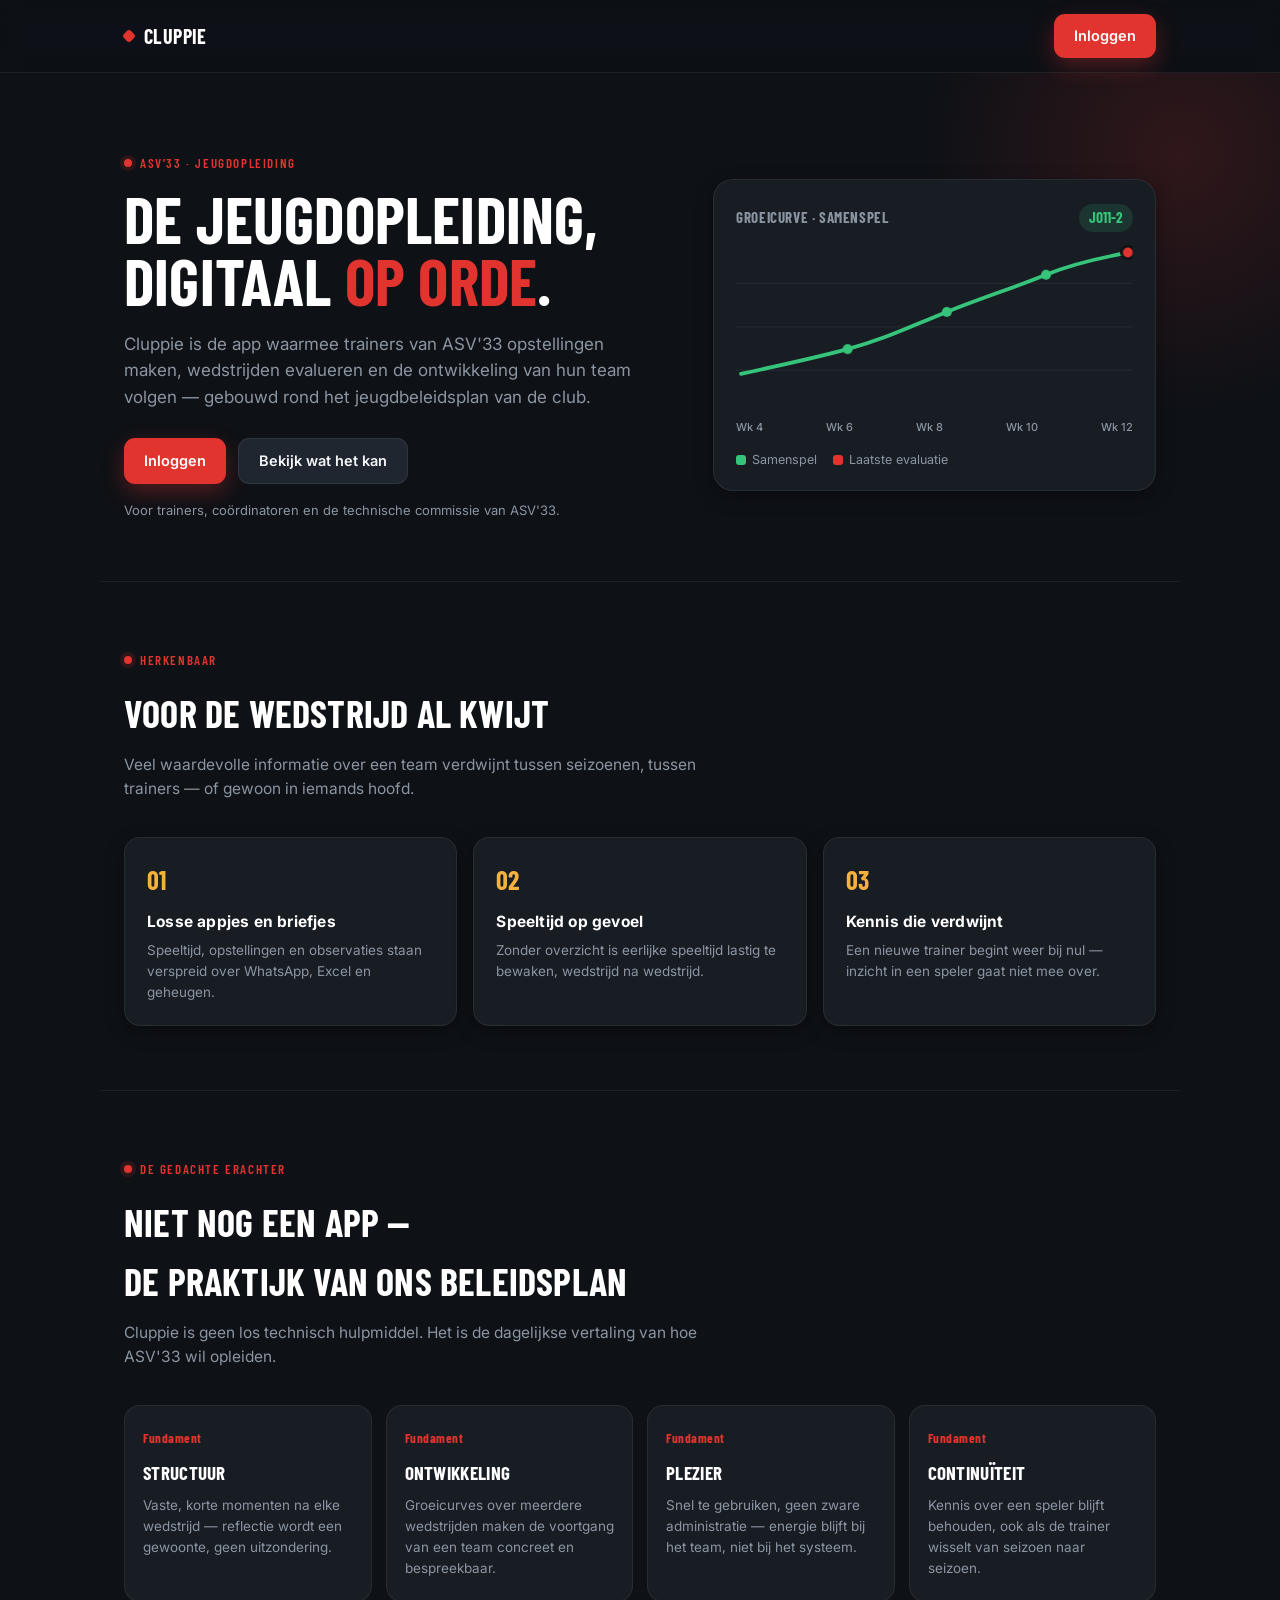
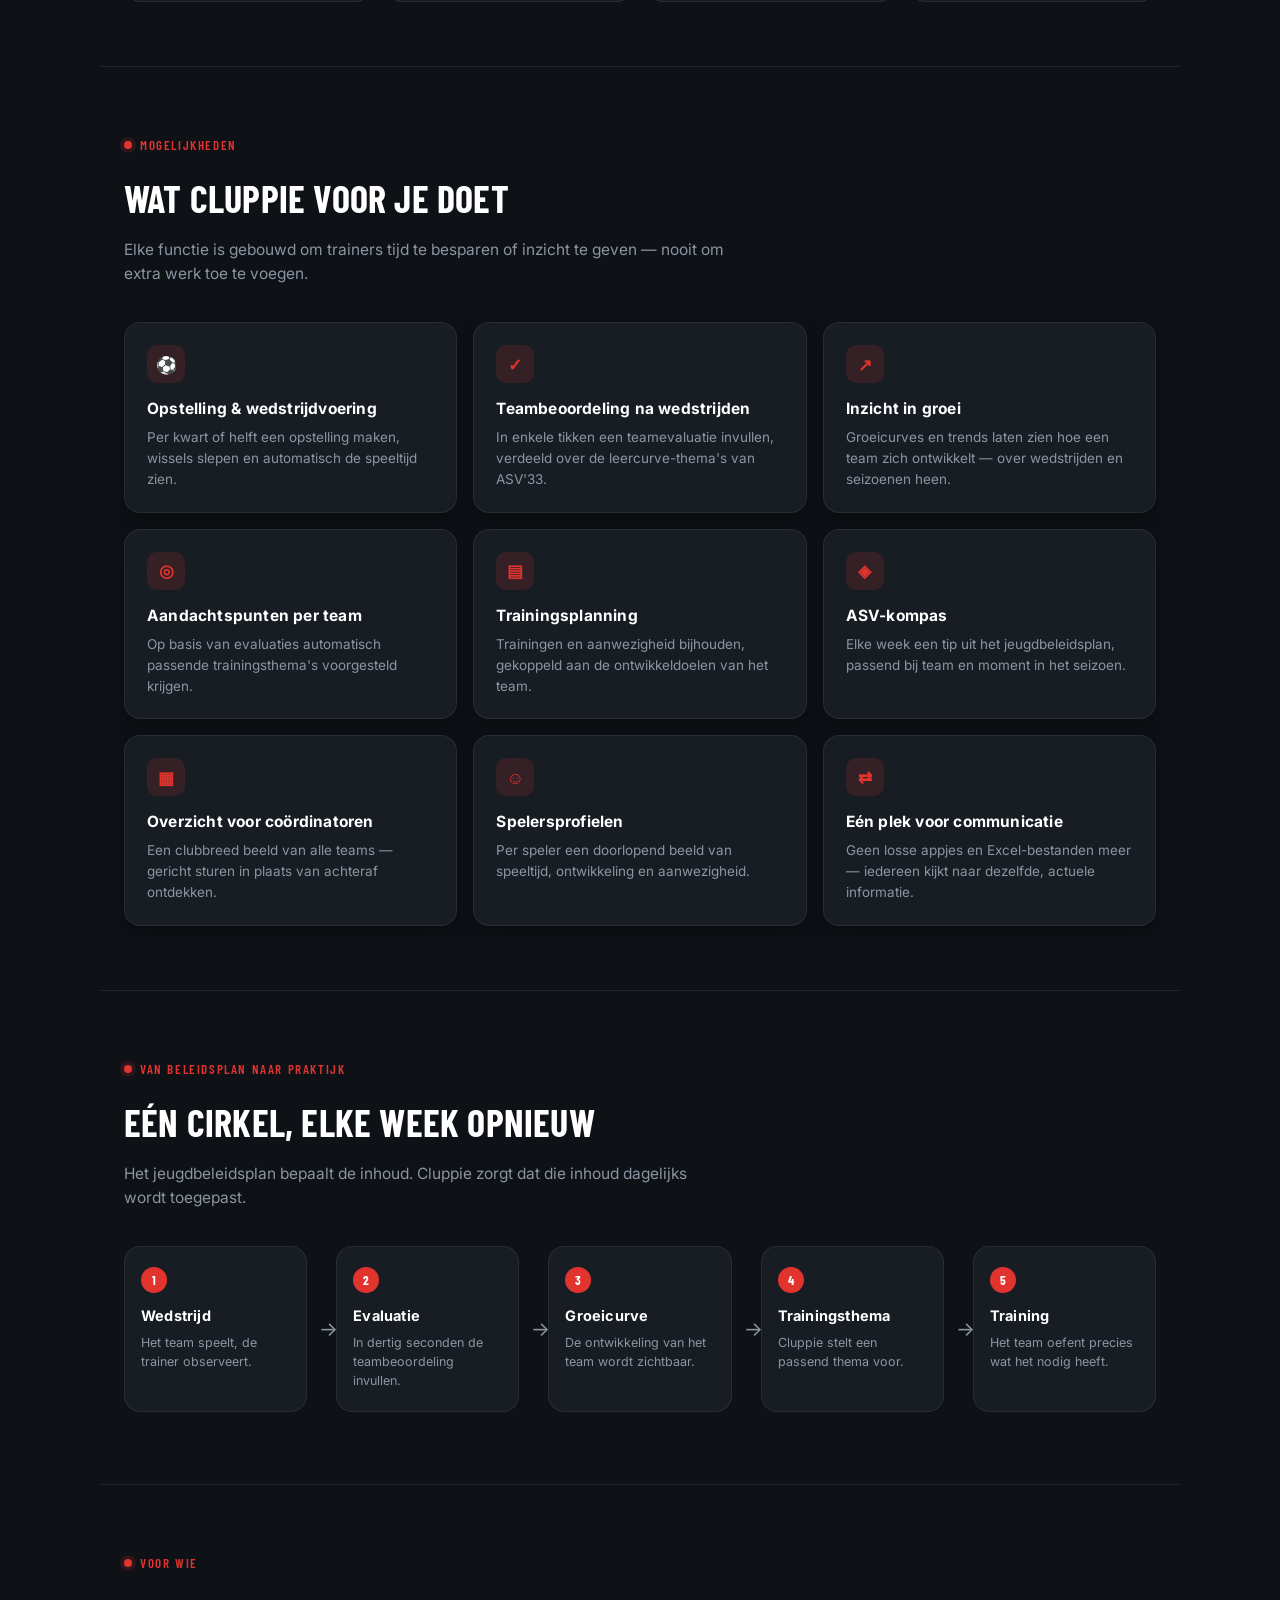
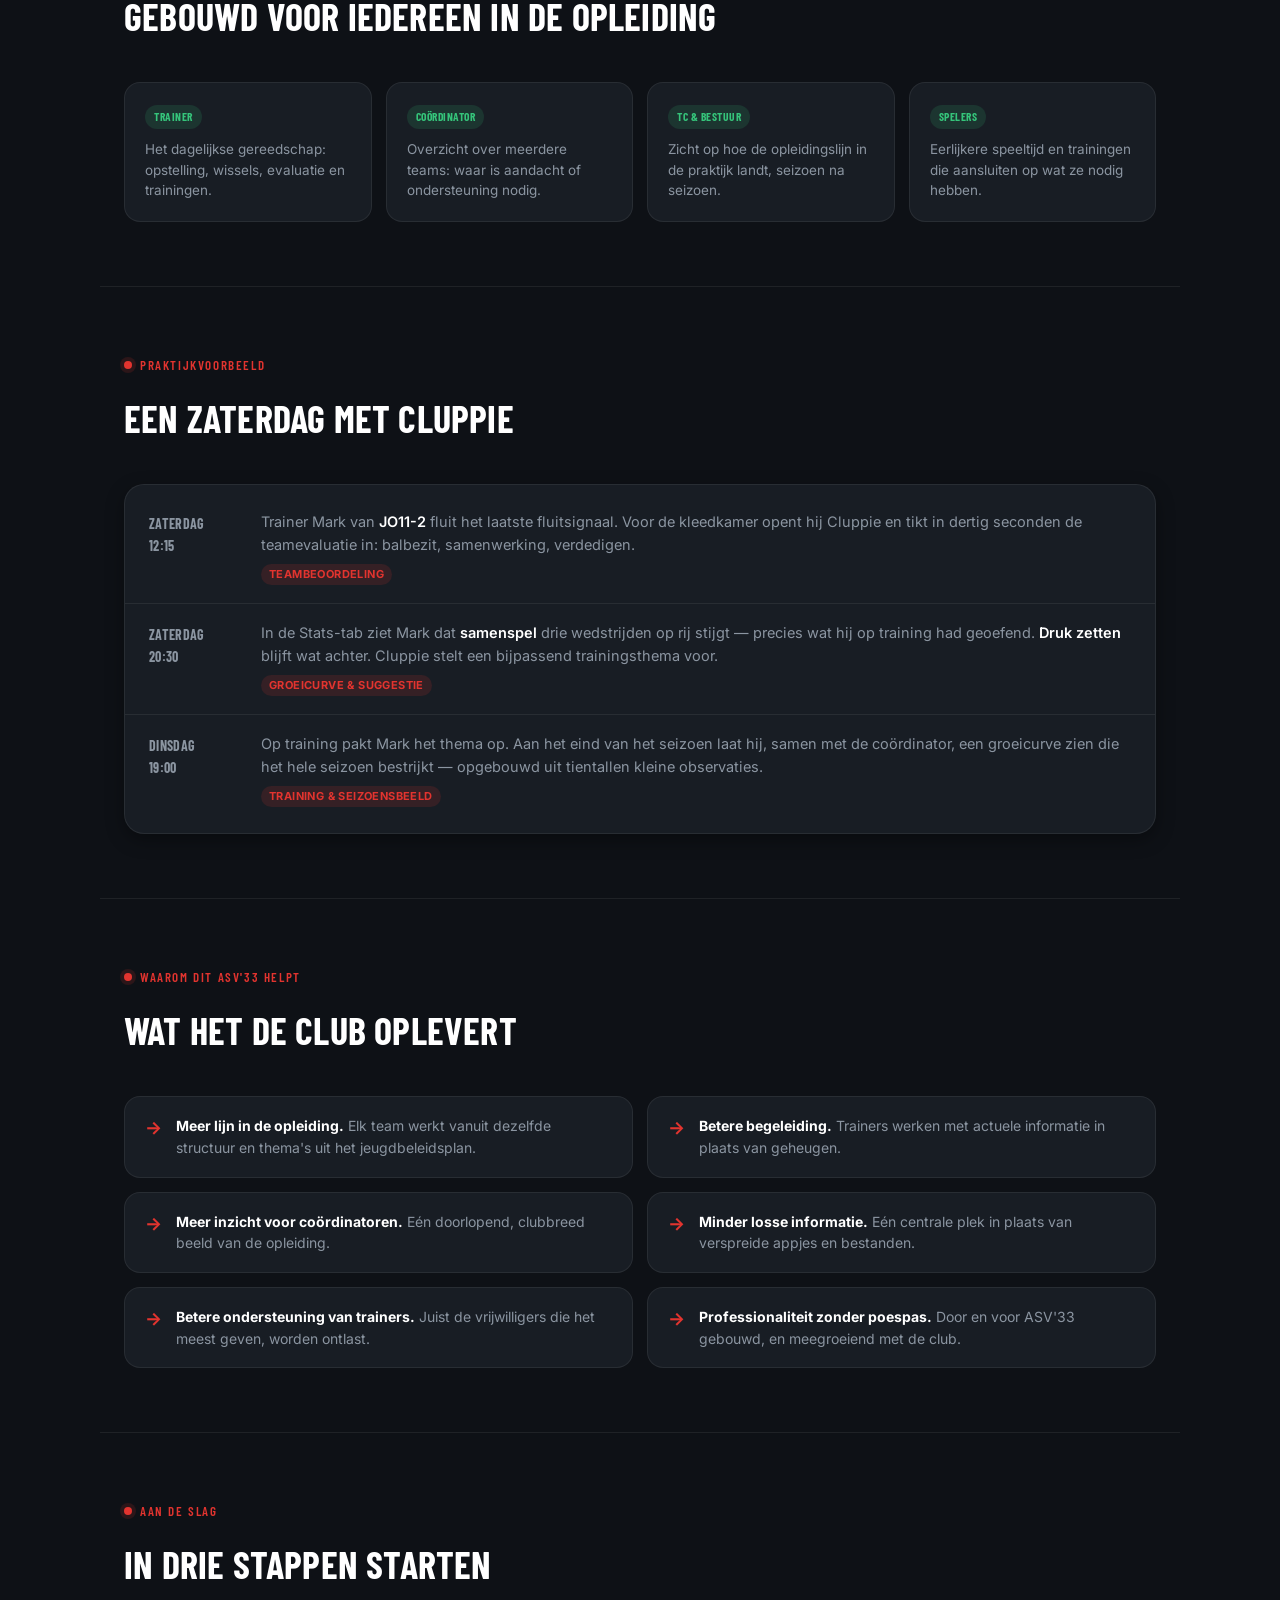
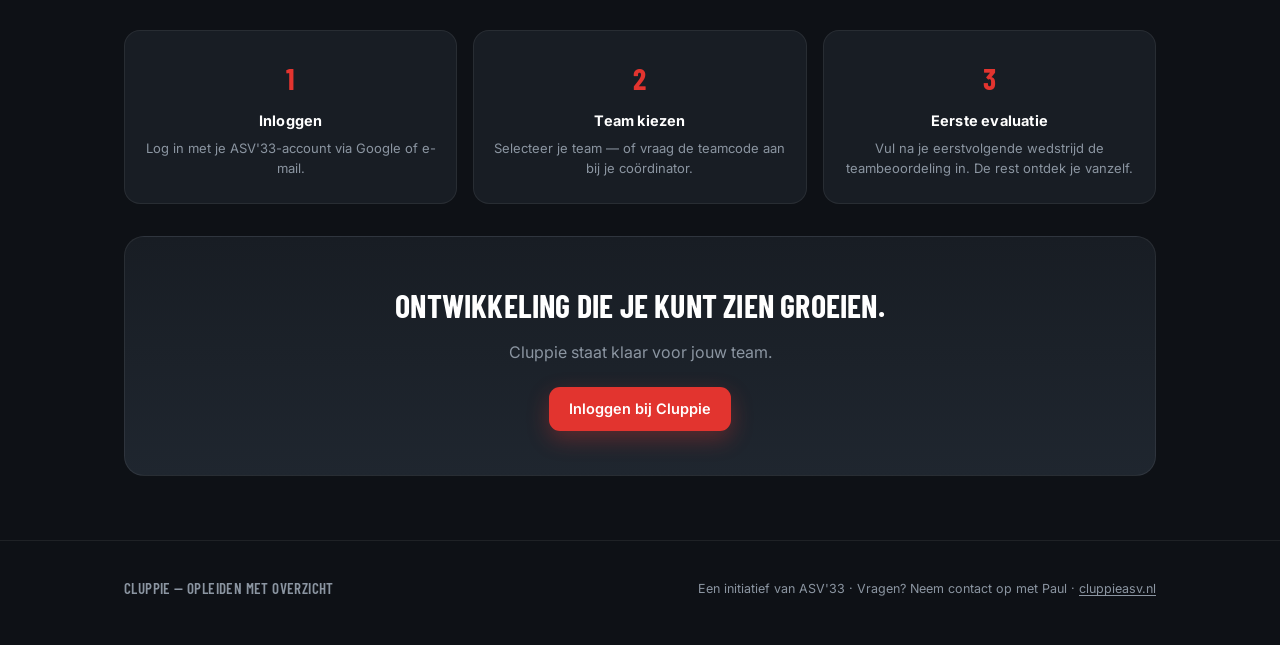
<file: index.html>
<!DOCTYPE html>
<html lang="nl">
<head>
<meta charset="UTF-8">
<script>
/* Landingspagina-gate: wie de app al geïnstalleerd heeft (standalone), al eerder
   is doorgeklikt, of via een specifieke link komt (bv. ?team=CODE uitnodiging),
   gaat direct naar het inlogscherm. Nieuwe browserbezoekers zien eerst over.html. */
(function(){
  try{
    var standalone = window.matchMedia('(display-mode: standalone)').matches || window.navigator.standalone === true;
    var algezien = localStorage.getItem('cluppieIntroGezien') === '1';
    var heeftParams = location.search.length > 0;
    if (!standalone && !algezien && !heeftParams){
      location.replace('over.html');
    }
  } catch(e){ /* localStorage geblokkeerd o.i.d. — dan gewoon het inlogscherm tonen */ }
})();
</script>
<meta name="viewport" content="width=device-width, initial-scale=1, maximum-scale=1, user-scalable=no">
<meta name="theme-color" content="#0e1116">
<title>Cluppie — Coach je team</title>
<link rel="manifest" href="manifest.webmanifest">
<link rel="apple-touch-icon" href="icons/apple-touch-icon.png">
<link rel="icon" type="image/png" href="icons/icon-192.png">
<link rel="preconnect" href="https://fonts.googleapis.com">
<link rel="preconnect" href="https://fonts.gstatic.com" crossorigin>
<link href="https://fonts.googleapis.com/css2?family=Barlow+Condensed:wght@500;600;700&family=Inter:wght@400;500;600;700&display=swap" rel="stylesheet">
<link rel="stylesheet" href="styles.css">
</head>
<body>
<div id="login" class="login" style="display:none">
  <div class="bord">
    <img src="icons/icon-192.png" alt="ASV'33" class="login-logo">
    <h1>Cluppie</h1>
    <p>Maak per kwart je opstelling, sleep wissels het veld in en zie precies wie hoeveel speelt.</p>
    <a href="over.html" target="_blank" rel="noopener" style="display:inline-flex;align-items:center;gap:6px;margin:2px 0 18px;padding:7px 13px;border-radius:99px;background:rgba(255,255,255,.08);border:1px solid rgba(255,255,255,.14);color:rgba(255,255,255,.8);font-size:12.5px;font-weight:600;text-decoration:none">ℹ️ Meer over Cluppie</a>
    <button class="knop fluo vol" id="googleLogin">Inloggen met Google</button>
    <div class="of"><span>of met e-mail</span></div>
    <form id="mailLoginForm" style="text-align:left" autocomplete="on">
      <div class="veldgroep"><label style="color:rgba(255,255,255,.6)">Je e-mailadres</label>
        <input class="invoer donker" id="loginEmail" name="email" type="email" inputmode="email" placeholder="naam@voorbeeld.nl" autocomplete="email"></div>
      <div class="veldgroep"><label style="color:rgba(255,255,255,.6)">Wachtwoord</label>
        <input class="invoer donker" id="loginWachtwoord" name="password" type="password" placeholder="Minstens 6 tekens" autocomplete="current-password"></div>
      <button class="knop fluo vol" id="wwLoginOk" type="submit">Inloggen</button>
      <p style="font-size:11.5px;color:rgba(255,255,255,.45);margin-top:8px;line-height:1.5">Nog geen account? Vul je e-mail en een wachtwoord in — het account wordt dan automatisch aangemaakt. <button type="button" id="wwVergeten" style="color:var(--fluo);text-decoration:underline;font-weight:600">Wachtwoord vergeten?</button></p>
    </form>
  </div>
</div>

<div id="uitnodiging" class="login" style="display:none">
  <div class="bord">
    <h1 id="uitnodigTitel">Welkom!</h1>
    <p id="uitnodigSubtitel">Je bent uitgenodigd als coach. Log in om aan te sluiten.</p>
    <a href="over.html" target="_blank" rel="noopener" style="display:inline-flex;align-items:center;gap:6px;margin:2px 0 16px;padding:7px 13px;border-radius:99px;background:rgba(255,255,255,.08);border:1px solid rgba(255,255,255,.14);color:rgba(255,255,255,.8);font-size:12.5px;font-weight:600;text-decoration:none">ℹ️ Meer over Cluppie</a>
    <div style="text-align:left;margin-top:6px">
      <button class="knop fluo vol" id="uitnodigGoogle">Aansluiten met Google</button>
      <div class="of"><span>of met e-mail</span></div>
      <form id="uitnodigForm" autocomplete="on">
        <div class="veldgroep"><label style="color:rgba(255,255,255,.6)">Je e-mailadres</label>
          <input class="invoer donker" id="uitnodigEmail" name="email" type="email" inputmode="email" placeholder="naam@voorbeeld.nl" autocomplete="email"></div>
        <div class="veldgroep"><label style="color:rgba(255,255,255,.6)">Wachtwoord</label>
          <input class="invoer donker" id="uitnodigWachtwoord" name="password" type="password" placeholder="Minstens 6 tekens" autocomplete="current-password"></div>
        <button class="knop fluo vol" id="uitnodigWwOk" type="submit">Aansluiten</button>
        <p style="font-size:11.5px;color:rgba(255,255,255,.45);margin-top:8px;line-height:1.5">Nog geen account? Vul je e-mail en een wachtwoord in — het account wordt automatisch aangemaakt.</p>
      </form>
      <p style="font-size:11.5px;color:rgba(255,255,255,.45);margin-top:14px;line-height:1.5;text-align:center">Niet de juiste persoon? <button id="uitnodigAnders" style="color:var(--fluo);text-decoration:underline;font-weight:600">Gebruik een ander account</button></p>
    </div>
  </div>
</div>

<div class="app" id="app" style="display:none">
  <div id="view-teams" class="view"></div>
  <div id="view-team" class="view"></div>
  <div id="view-wedstrijd" class="view"></div>
  <div id="view-club" class="view"></div>
</div>

<div id="sleepKloon" style="display:none"></div>
<div class="modal-achter" id="modalAchter"><div class="modal" id="modalInhoud"></div></div>
<div class="melding" id="melding"></div>

<script type="module" src="js/main.js"></script>
</body>
</html>
</file>
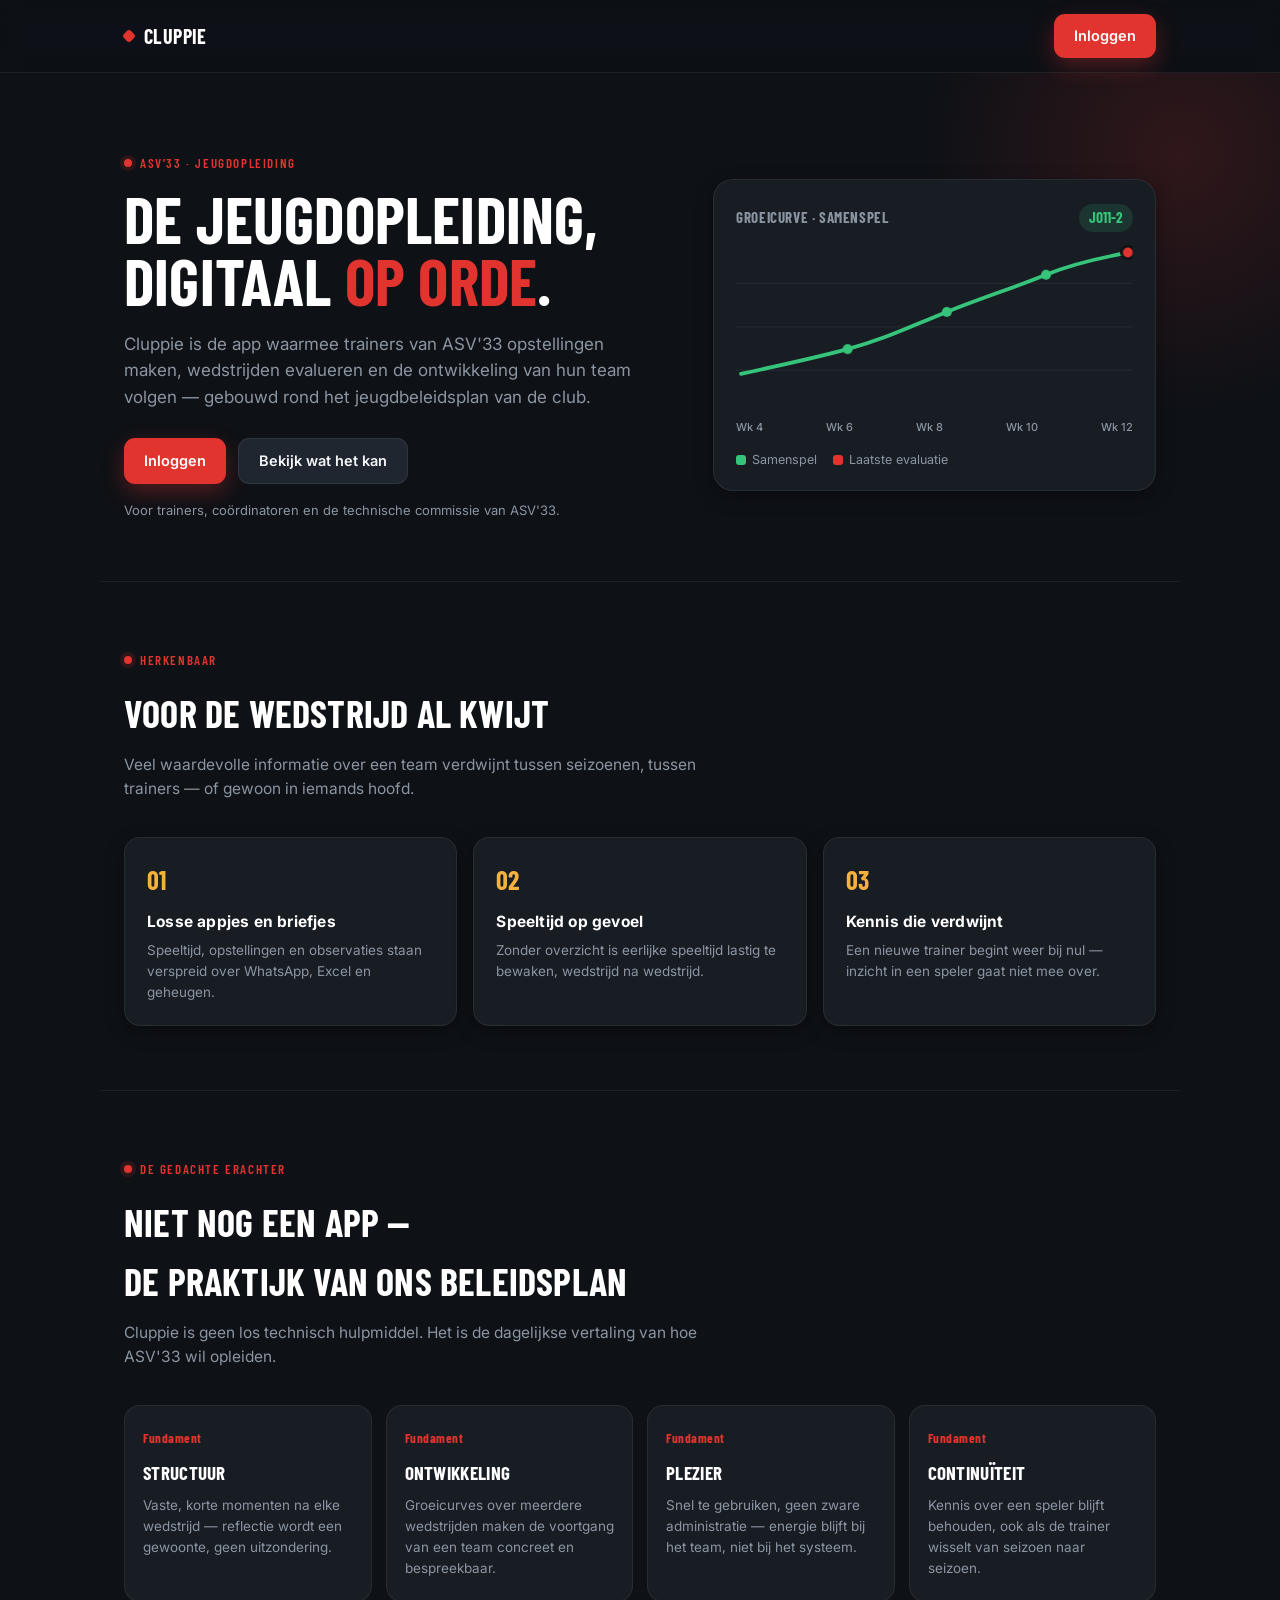
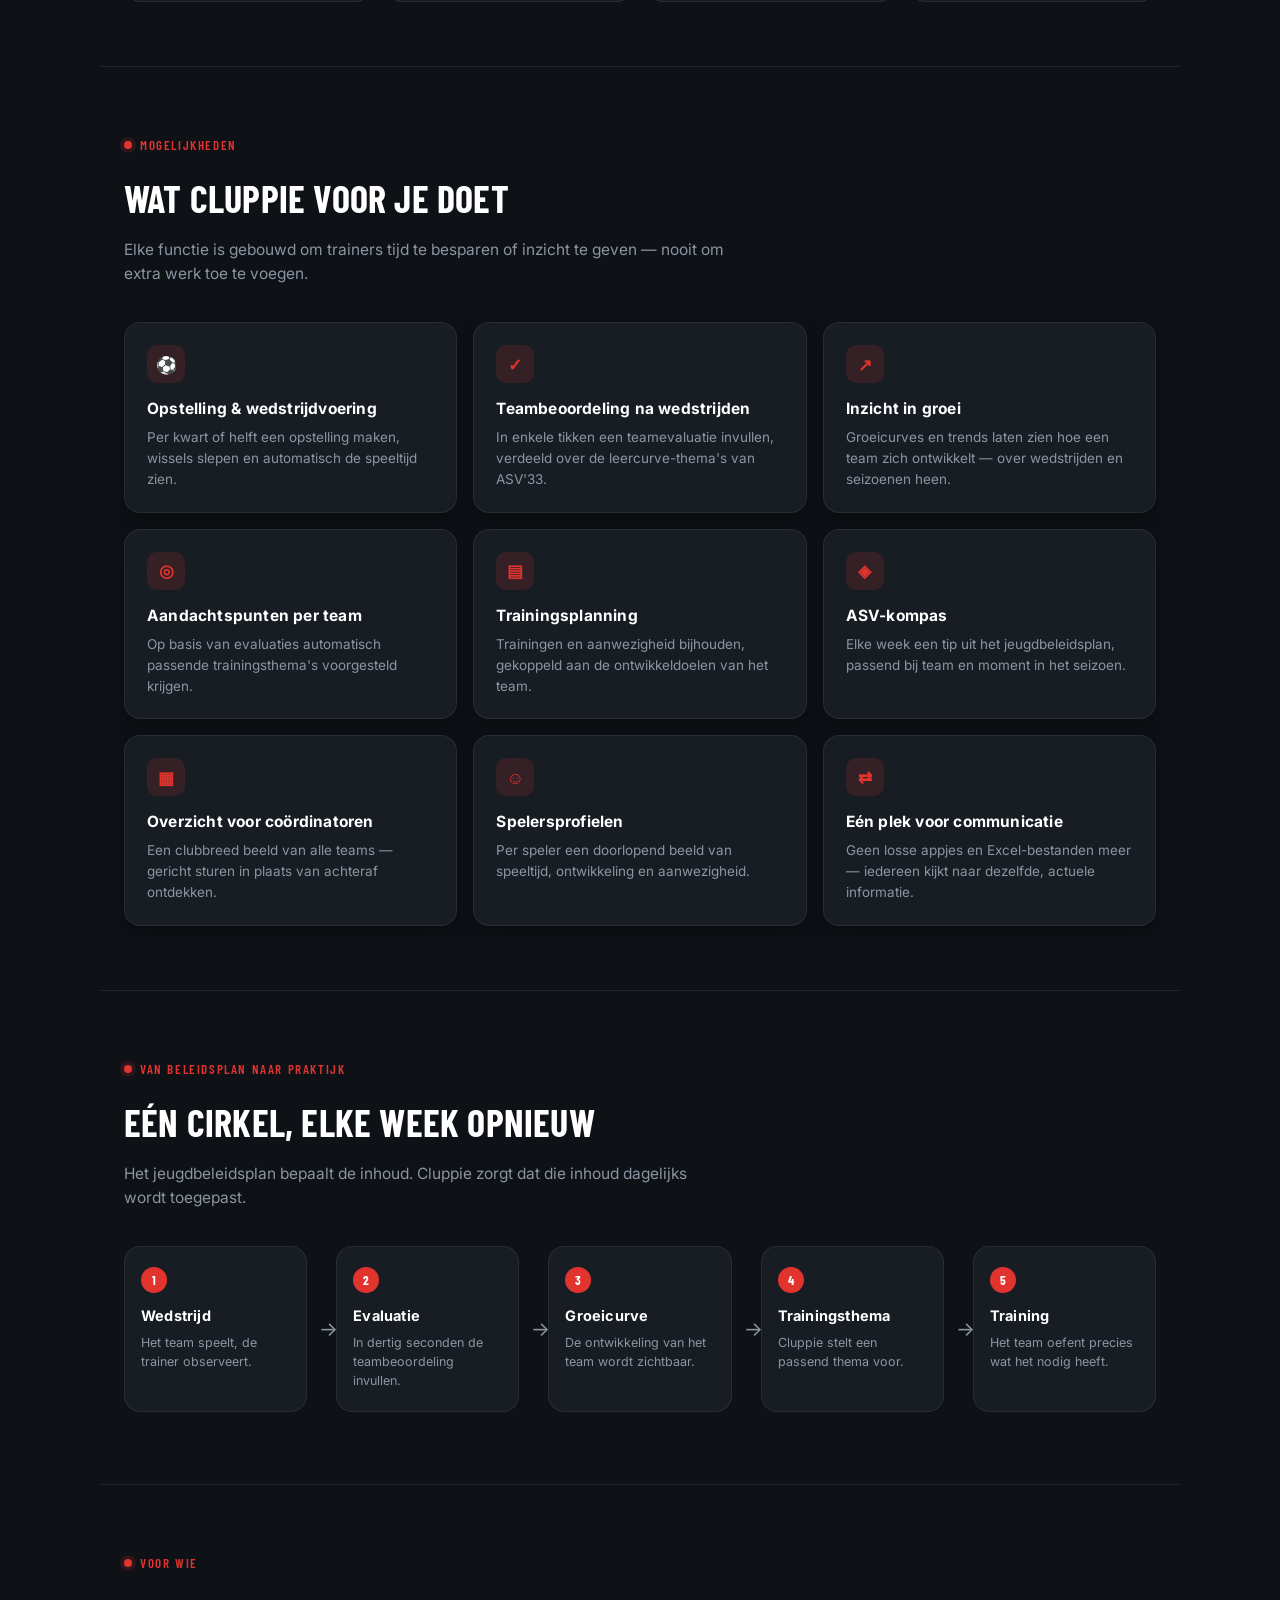
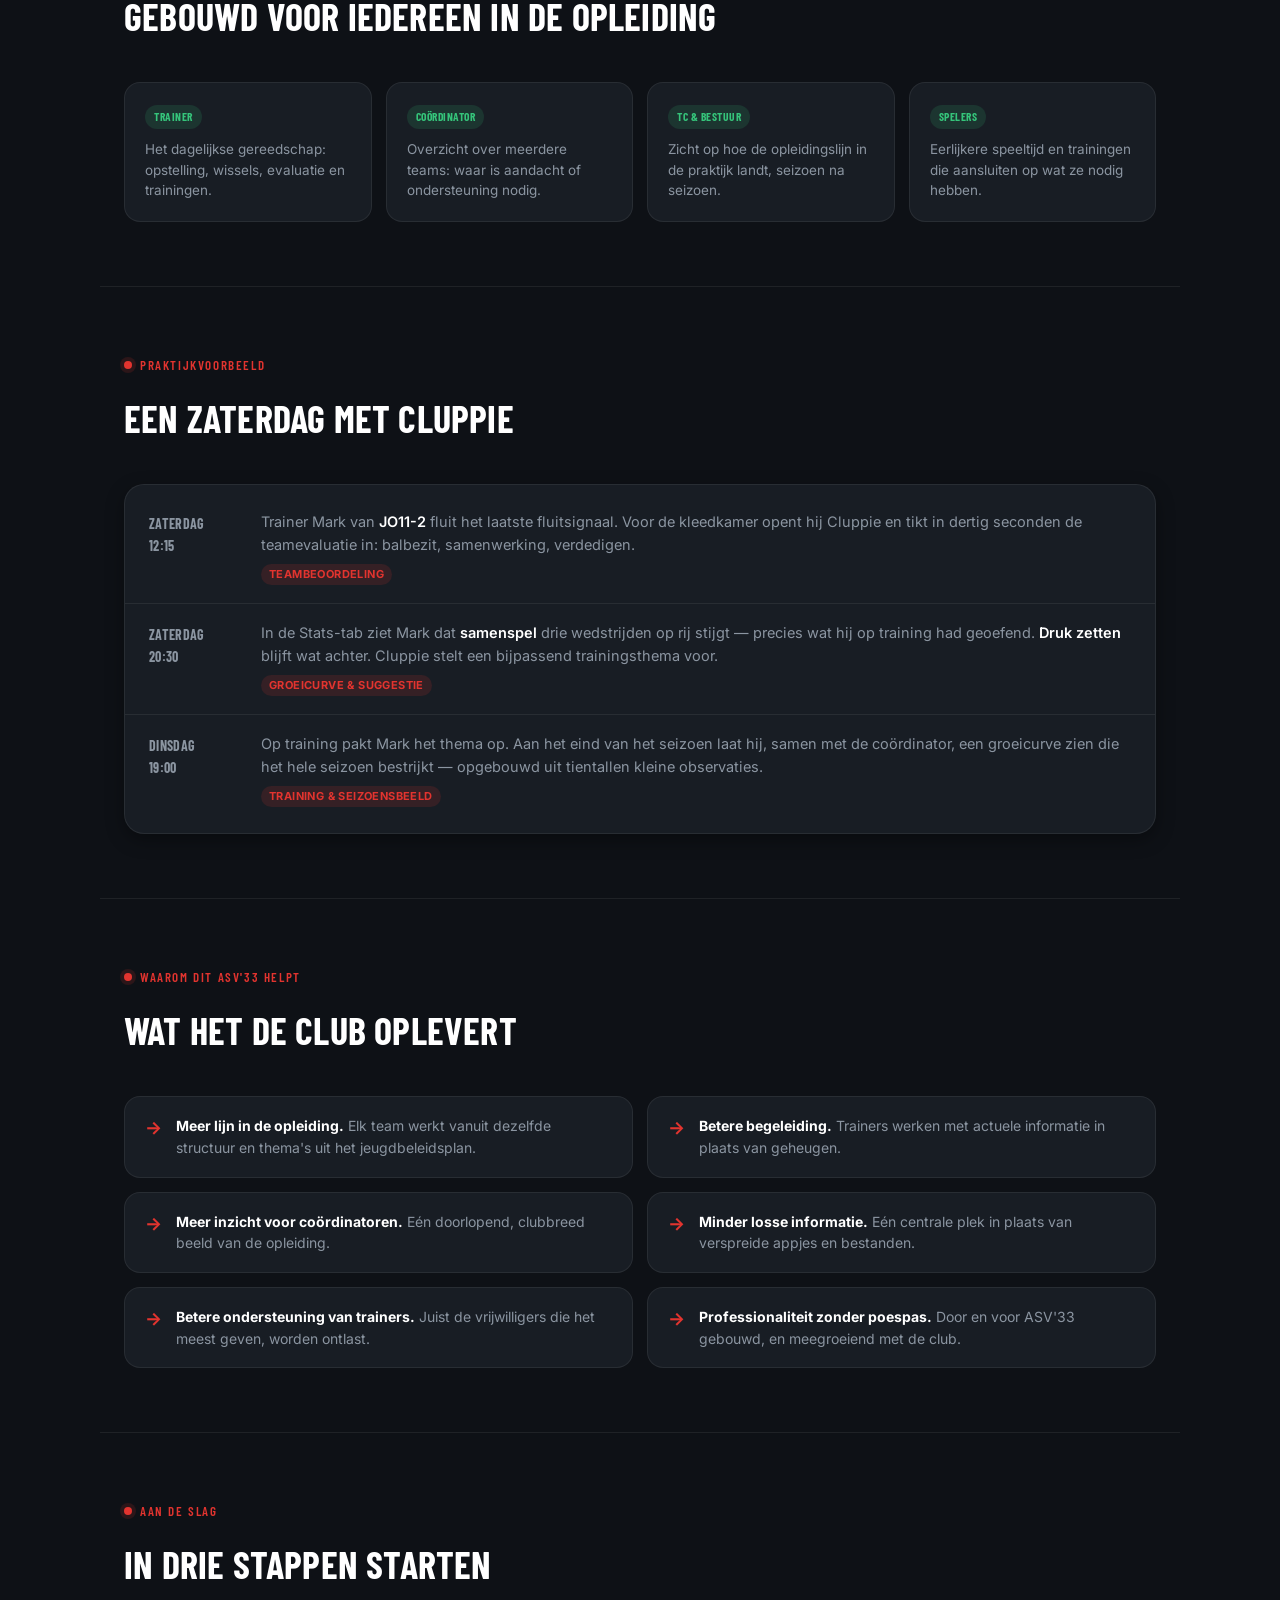
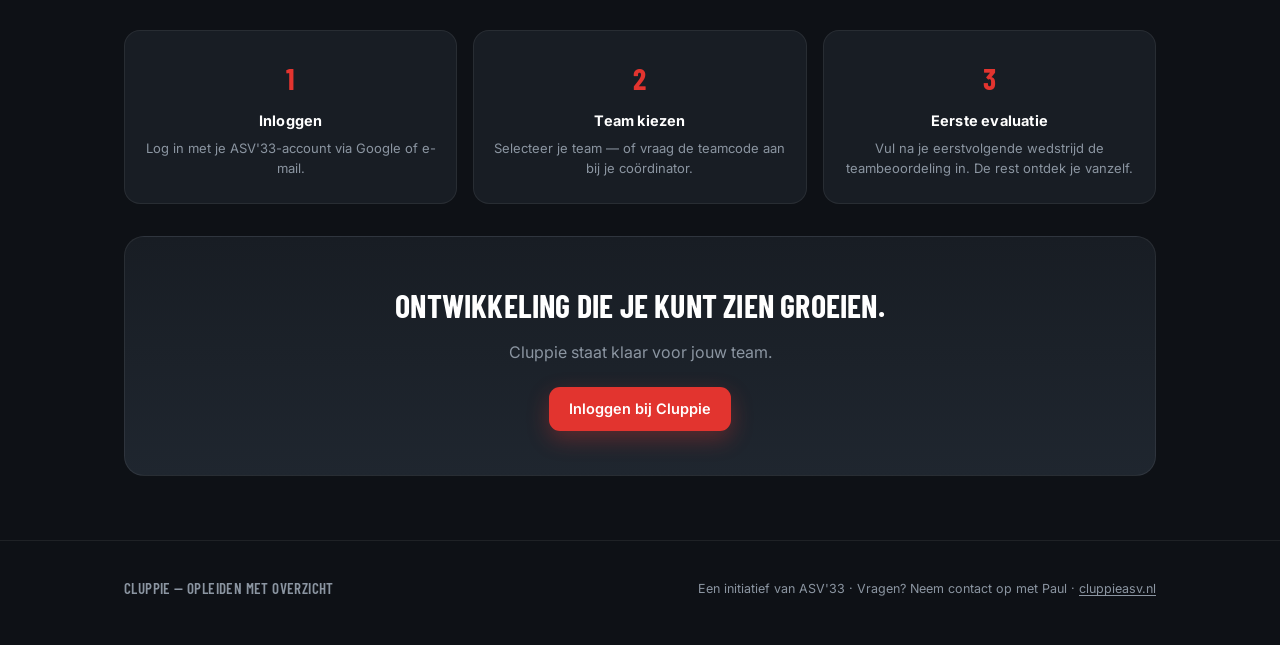
<file: over.html>
<!DOCTYPE html>
<html lang="nl">
<head>
<meta charset="UTF-8">
<meta name="viewport" content="width=device-width, initial-scale=1">
<meta name="theme-color" content="#0e1116">
<title>Cluppie — De jeugdopleiding van ASV'33, digitaal op orde</title>
<link rel="preconnect" href="https://fonts.googleapis.com">
<link rel="preconnect" href="https://fonts.gstatic.com" crossorigin>
<link href="https://fonts.googleapis.com/css2?family=Barlow+Condensed:wght@500;600;700&family=Inter:wght@400;500;600;700;800&display=swap" rel="stylesheet">
<style>
  :root{
    --bg:#0e1116;
    --surface:#181d24;
    --surface-2:#1f262f;
    --line-d:rgba(255,255,255,.07);
    --ink:#f5f6f8;
    --ink-2:#8b95a1;
    --accent:#e2342f;
    --accent-soft:rgba(226,52,47,.14);
    --ok:#35c47a;
    --ok-soft:rgba(53,196,122,.14);
    --warn:#f5b13d;
    --fluo:#ffffff;
    --radius:16px;
    --shadow:0 6px 18px rgba(0,0,0,.35);
    --maxw:1080px;
  }
  *{box-sizing:border-box;margin:0;padding:0}
  html{scroll-behavior:smooth}
  body{
    background:var(--bg);
    color:var(--ink);
    font-family:'Inter',system-ui,sans-serif;
    -webkit-font-smoothing:antialiased;
    line-height:1.55;
  }
  img{max-width:100%;display:block}
  .wrap{max-width:var(--maxw);margin:0 auto;padding:0 24px}
  h1,h2,h3{font-family:'Barlow Condensed',sans-serif;font-weight:700;letter-spacing:.2px;color:var(--fluo)}
  .eyebrow{
    display:inline-flex;align-items:center;gap:8px;
    font-family:'Barlow Condensed',sans-serif;font-weight:600;font-size:13px;
    text-transform:uppercase;letter-spacing:1.6px;color:var(--accent);
    margin-bottom:14px;
  }
  .eyebrow::before{content:'';width:8px;height:8px;border-radius:50%;background:var(--accent);box-shadow:0 0 0 4px var(--accent-soft)}
  p.lead{color:var(--ink-2);font-size:17px;max-width:640px}
  a{color:inherit}

  /* ---- Topbar ---- */
  .topbar{
    position:sticky;top:0;z-index:50;
    background:rgba(14,17,22,.82);backdrop-filter:blur(10px);
    border-bottom:1px solid var(--line-d);
  }
  .topbar .wrap{display:flex;align-items:center;justify-content:space-between;padding:14px 24px}
  .brand{display:flex;align-items:center;gap:10px;font-family:'Barlow Condensed';font-weight:700;font-size:20px;letter-spacing:.4px;text-transform:uppercase;color:var(--fluo)}
  .brand .dot{width:10px;height:10px;border-radius:3px;background:var(--accent);transform:rotate(45deg)}
  .btn{
    display:inline-flex;align-items:center;justify-content:center;gap:8px;
    border-radius:11px;padding:11px 20px;font-weight:600;font-size:14.5px;
    cursor:pointer;border:none;font-family:'Inter';transition:transform .15s ease, box-shadow .15s ease;
    text-decoration:none;white-space:nowrap;
  }
  .btn:active{transform:scale(.97)}
  .btn-primary{background:var(--accent);color:#fff;box-shadow:0 8px 22px rgba(226,52,47,.32)}
  .btn-primary:hover{box-shadow:0 10px 26px rgba(226,52,47,.42)}
  .btn-ghost{background:var(--surface-2);color:var(--ink);border:1px solid var(--line-d)}

  /* ---- Hero ---- */
  .hero{padding:76px 0 60px;position:relative;overflow:hidden}
  .hero::before{
    content:'';position:absolute;top:-180px;right:-160px;width:520px;height:520px;
    background:radial-gradient(circle, rgba(226,52,47,.16), transparent 70%);pointer-events:none;
  }
  .hero-grid{display:grid;grid-template-columns:1.1fr .9fr;gap:48px;align-items:center}
  .hero h1{font-size:clamp(42px,6vw,64px);line-height:.98;text-transform:uppercase;margin-bottom:18px}
  .hero h1 span{color:var(--accent)}
  .hero-cta{display:flex;gap:12px;margin-top:28px;flex-wrap:wrap}
  .hero-note{margin-top:16px;font-size:13px;color:var(--ink-2)}

  /* signature: groeicurve kaart */
  .groeikaart{
    background:var(--surface);border:1px solid var(--line-d);border-radius:20px;
    padding:24px 22px 20px;box-shadow:var(--shadow);
  }
  .groeikaart .gk-kop{display:flex;justify-content:space-between;align-items:baseline;margin-bottom:6px}
  .groeikaart .gk-titel{font-family:'Barlow Condensed';font-weight:700;font-size:15px;text-transform:uppercase;letter-spacing:.6px;color:var(--ink-2)}
  .groeikaart .gk-team{font-family:'Barlow Condensed';font-weight:700;font-size:15px;color:var(--ok);background:var(--ok-soft);padding:2px 10px;border-radius:99px}
  .groeikaart svg{width:100%;height:auto;display:block;margin-top:8px}
  .gk-labels{display:flex;justify-content:space-between;font-size:11px;color:var(--ink-2);margin-top:6px;font-weight:500}
  .gk-legend{display:flex;gap:16px;margin-top:14px;flex-wrap:wrap}
  .gk-legend span{display:flex;align-items:center;gap:6px;font-size:12.5px;color:var(--ink-2)}
  .gk-legend i{width:10px;height:10px;border-radius:3px;display:inline-block}

  .curve-path{stroke-dasharray:600;stroke-dashoffset:600;animation:draw 1.8s ease forwards .3s}
  .curve-dot{opacity:0;animation:fadein .5s ease forwards}
  @keyframes draw{to{stroke-dashoffset:0}}
  @keyframes fadein{to{opacity:1}}

  /* ---- Sectie generiek ---- */
  section{padding:64px 0}
  .sectie-kop{max-width:600px;margin-bottom:36px}
  .sectie-kop h2{font-size:clamp(28px,3.6vw,38px);text-transform:uppercase;margin-bottom:10px}
  .sectie-kop p{color:var(--ink-2);font-size:15.5px}
  .divider{height:1px;background:var(--line-d);border:none;max-width:var(--maxw);margin:0 auto}

  /* ---- Probleem ---- */
  .probleem-grid{display:grid;grid-template-columns:repeat(3,1fr);gap:16px}
  .probleem-kaart{
    background:var(--surface);border:1px solid var(--line-d);border-radius:var(--radius);
    padding:22px;box-shadow:var(--shadow);
  }
  .probleem-kaart .pk-icoon{font-family:'Barlow Condensed';font-weight:700;font-size:26px;color:var(--warn);margin-bottom:10px}
  .probleem-kaart h3{font-family:'Inter';font-size:15.5px;font-weight:700;color:var(--fluo);margin-bottom:6px;text-transform:none}
  .probleem-kaart p{font-size:13.5px;color:var(--ink-2)}

  /* ---- Pijlers ---- */
  .pijlers{display:grid;grid-template-columns:repeat(4,1fr);gap:14px}
  .pijler{
    background:var(--surface);border:1px solid var(--line-d);border-radius:var(--radius);
    padding:22px 18px;text-align:left;
  }
  .pijler .p-nr{font-family:'Barlow Condensed';font-weight:700;font-size:13px;color:var(--accent);letter-spacing:.5px;margin-bottom:10px}
  .pijler h3{font-family:'Barlow Condensed';font-size:19px;text-transform:uppercase;margin-bottom:8px;letter-spacing:.3px}
  .pijler p{font-size:13.5px;color:var(--ink-2)}

  /* ---- Functies ---- */
  .functies-grid{display:grid;grid-template-columns:repeat(3,1fr);gap:16px}
  .functie{
    background:var(--surface);border:1px solid var(--line-d);border-radius:var(--radius);
    padding:22px;box-shadow:var(--shadow);transition:border-color .15s ease;
  }
  .functie:hover{border-color:rgba(226,52,47,.4)}
  .functie .f-icoon{
    width:38px;height:38px;border-radius:10px;background:var(--accent-soft);color:var(--accent);
    display:flex;align-items:center;justify-content:center;font-family:'Barlow Condensed';font-weight:700;font-size:17px;
    margin-bottom:14px;
  }
  .functie h3{font-family:'Inter';font-size:15.5px;font-weight:700;color:var(--fluo);margin-bottom:6px;text-transform:none}
  .functie p{font-size:13.5px;color:var(--ink-2)}

  /* ---- Beleidsplan tijdlijn ---- */
  .tijdlijn{display:flex;gap:0;align-items:stretch;overflow-x:auto;padding-bottom:8px}
  .tl-stap{
    flex:1;min-width:150px;background:var(--surface);border:1px solid var(--line-d);
    border-radius:var(--radius);padding:20px 16px;position:relative;margin-right:14px;
  }
  .tl-stap:last-child{margin-right:0}
  .tl-stap .tl-nr{
    font-family:'Barlow Condensed';font-weight:700;font-size:13px;color:#fff;background:var(--accent);
    width:26px;height:26px;border-radius:50%;display:flex;align-items:center;justify-content:center;margin-bottom:12px;
  }
  .tl-stap h3{font-family:'Inter';font-size:14.5px;font-weight:700;color:var(--fluo);margin-bottom:5px;text-transform:none}
  .tl-stap p{font-size:12.5px;color:var(--ink-2)}
  .tl-pijl{align-self:center;color:var(--ink-2);font-size:20px;margin:0 -2px;flex:0 0 auto;display:flex;align-items:center}

  /* ---- Doelgroepen ---- */
  .doelgroep-grid{display:grid;grid-template-columns:repeat(4,1fr);gap:14px}
  .doelgroep{
    background:var(--surface);border:1px solid var(--line-d);border-radius:var(--radius);
    padding:20px;
  }
  .doelgroep .badge{
    display:inline-block;font-family:'Barlow Condensed';font-weight:700;font-size:11.5px;
    text-transform:uppercase;letter-spacing:.5px;color:var(--ok);background:var(--ok-soft);
    padding:3px 9px;border-radius:99px;margin-bottom:10px;
  }
  .doelgroep p{font-size:13.5px;color:var(--ink-2)}

  /* ---- Praktijkvoorbeeld: log-stijl ---- */
  .praktijk{
    background:var(--surface);border:1px solid var(--line-d);border-radius:20px;
    padding:8px 0;box-shadow:var(--shadow);
  }
  .log-item{
    display:flex;gap:16px;padding:18px 24px;border-bottom:1px solid var(--line-d);align-items:flex-start;
  }
  .log-item:last-child{border-bottom:none}
  .log-tijd{
    font-family:'Barlow Condensed';font-weight:700;font-size:14px;color:var(--ink-2);
    min-width:96px;padding-top:2px;text-transform:uppercase;letter-spacing:.3px;
  }
  .log-tekst p{font-size:14.5px;color:var(--ink-2)}
  .log-tekst b{color:var(--fluo);font-weight:600}
  .log-tekst .tag{
    display:inline-block;font-size:11px;font-weight:700;color:var(--accent);background:var(--accent-soft);
    padding:2px 8px;border-radius:99px;margin-top:8px;text-transform:uppercase;letter-spacing:.4px;
  }

  /* ---- Waarom ASV'33 ---- */
  .waarom-grid{display:grid;grid-template-columns:repeat(2,1fr);gap:14px}
  .waarom-item{
    display:flex;gap:14px;background:var(--surface);border:1px solid var(--line-d);
    border-radius:var(--radius);padding:18px 20px;align-items:flex-start;
  }
  .waarom-item .w-pijl{color:var(--accent);font-weight:700;font-size:18px;line-height:1.4}
  .waarom-item p{font-size:14px;color:var(--ink-2)}
  .waarom-item b{color:var(--fluo)}

  /* ---- Aan de slag ---- */
  .stappen{display:grid;grid-template-columns:repeat(3,1fr);gap:16px;margin-bottom:32px}
  .stap{
    background:var(--surface);border:1px solid var(--line-d);border-radius:var(--radius);
    padding:24px 20px;text-align:center;
  }
  .stap .s-cijfer{
    font-family:'Barlow Condensed';font-weight:700;font-size:30px;color:var(--accent);
    margin-bottom:8px;
  }
  .stap h3{font-family:'Inter';font-size:14.5px;font-weight:700;color:var(--fluo);margin-bottom:6px;text-transform:none}
  .stap p{font-size:13px;color:var(--ink-2)}
  .cta-blok{
    text-align:center;background:linear-gradient(180deg, var(--surface), var(--surface-2));
    border:1px solid var(--line-d);border-radius:20px;padding:44px 24px;
  }
  .cta-blok h2{font-size:clamp(24px,3.4vw,32px);text-transform:uppercase;margin-bottom:10px}
  .cta-blok p{color:var(--ink-2);margin-bottom:22px}

  /* ---- Footer ---- */
  footer{border-top:1px solid var(--line-d);padding:36px 0 44px}
  .footer-grid{display:flex;justify-content:space-between;align-items:center;flex-wrap:wrap;gap:16px}
  .footer-slogan{font-family:'Barlow Condensed';font-weight:600;font-size:15px;color:var(--ink-2);text-transform:uppercase;letter-spacing:.4px}
  .footer-meta{font-size:12.5px;color:var(--ink-2)}
  .footer-meta a{color:var(--ink-2);text-decoration:underline;text-underline-offset:2px}

  /* ---- Reveal on scroll ---- */
  .reveal{opacity:0;transform:translateY(14px);transition:opacity .6s ease, transform .6s ease}
  .reveal.in{opacity:1;transform:translateY(0)}

  /* ---- Responsive ---- */
  @media (max-width:900px){
    .hero-grid{grid-template-columns:1fr}
    .probleem-grid,.functies-grid,.doelgroep-grid,.waarom-grid,.stappen{grid-template-columns:repeat(2,1fr)}
    .pijlers{grid-template-columns:repeat(2,1fr)}
  }
  @media (max-width:600px){
    .wrap{padding:0 18px}
    .hero{padding:52px 0 40px}
    section{padding:48px 0}
    .probleem-grid,.functies-grid,.doelgroep-grid,.waarom-grid,.stappen,.pijlers{grid-template-columns:1fr}
    .topbar .btn-ghost{display:none}
    .tijdlijn{flex-direction:column}
    .tl-pijl{display:none}
    .tl-stap{margin-right:0;margin-bottom:12px}
  }
  @media (prefers-reduced-motion:reduce){
    html{scroll-behavior:auto}
    .curve-path,.curve-dot,.reveal{animation:none!important;transition:none!important;opacity:1!important;stroke-dashoffset:0!important;transform:none!important}
  }
  :focus-visible{outline:2px solid var(--accent);outline-offset:2px}
</style>
</head>
<body>

<div class="topbar">
  <div class="wrap">
    <div class="brand"><span class="dot"></span> Cluppie</div>
    <a href="index.html" class="btn btn-primary cta-login">Inloggen</a>
  </div>
</div>

<header class="hero">
  <div class="wrap hero-grid">
    <div>
      <div class="eyebrow">ASV'33 · Jeugdopleiding</div>
      <h1>De jeugdopleiding,<br>digitaal <span>op orde</span>.</h1>
      <p class="lead">Cluppie is de app waarmee trainers van ASV'33 opstellingen maken, wedstrijden evalueren en de ontwikkeling van hun team volgen — gebouwd rond het jeugdbeleidsplan van de club.</p>
      <div class="hero-cta">
        <a href="index.html" class="btn btn-primary cta-login">Inloggen</a>
        <a href="#functies" class="btn btn-ghost">Bekijk wat het kan</a>
      </div>
      <p class="hero-note">Voor trainers, coördinatoren en de technische commissie van ASV'33.</p>
    </div>

    <div class="groeikaart reveal">
      <div class="gk-kop">
        <span class="gk-titel">Groeicurve · Samenspel</span>
        <span class="gk-team">JO11-2</span>
      </div>
      <svg viewBox="0 0 320 140" fill="none">
        <line x1="0" y1="35" x2="320" y2="35" stroke="rgba(255,255,255,.05)" stroke-width="1"/>
        <line x1="0" y1="70" x2="320" y2="70" stroke="rgba(255,255,255,.05)" stroke-width="1"/>
        <line x1="0" y1="105" x2="320" y2="105" stroke="rgba(255,255,255,.05)" stroke-width="1"/>
        <path class="curve-path" d="M4 108 C 40 100, 60 96, 90 88 S 140 70, 170 58 S 220 40, 250 28 S 300 14, 316 10"
              stroke="#35c47a" stroke-width="3" stroke-linecap="round"/>
        <circle class="curve-dot" style="animation-delay:1.9s" cx="90" cy="88" r="4" fill="#35c47a"/>
        <circle class="curve-dot" style="animation-delay:2.1s" cx="170" cy="58" r="4" fill="#35c47a"/>
        <circle class="curve-dot" style="animation-delay:2.3s" cx="250" cy="28" r="4" fill="#35c47a"/>
        <circle class="curve-dot" style="animation-delay:2.5s" cx="316" cy="10" r="5" fill="#e2342f" stroke="#0e1116" stroke-width="2"/>
      </svg>
      <div class="gk-labels">
        <span>Wk 4</span><span>Wk 6</span><span>Wk 8</span><span>Wk 10</span><span>Wk 12</span>
      </div>
      <div class="gk-legend">
        <span><i style="background:#35c47a"></i>Samenspel</span>
        <span><i style="background:#e2342f"></i>Laatste evaluatie</span>
      </div>
    </div>
  </div>
</header>

<hr class="divider">

<section>
  <div class="wrap">
    <div class="sectie-kop reveal">
      <div class="eyebrow">Herkenbaar</div>
      <h2>Voor de wedstrijd al kwijt</h2>
      <p>Veel waardevolle informatie over een team verdwijnt tussen seizoenen, tussen trainers — of gewoon in iemands hoofd.</p>
    </div>
    <div class="probleem-grid">
      <div class="probleem-kaart reveal">
        <div class="pk-icoon">01</div>
        <h3>Losse appjes en briefjes</h3>
        <p>Speeltijd, opstellingen en observaties staan verspreid over WhatsApp, Excel en geheugen.</p>
      </div>
      <div class="probleem-kaart reveal">
        <div class="pk-icoon">02</div>
        <h3>Speeltijd op gevoel</h3>
        <p>Zonder overzicht is eerlijke speeltijd lastig te bewaken, wedstrijd na wedstrijd.</p>
      </div>
      <div class="probleem-kaart reveal">
        <div class="pk-icoon">03</div>
        <h3>Kennis die verdwijnt</h3>
        <p>Een nieuwe trainer begint weer bij nul — inzicht in een speler gaat niet mee over.</p>
      </div>
    </div>
  </div>
</section>

<hr class="divider">

<section>
  <div class="wrap">
    <div class="sectie-kop reveal">
      <div class="eyebrow">De gedachte erachter</div>
      <h2>Niet nog een app —<br>de praktijk van ons beleidsplan</h2>
      <p>Cluppie is geen los technisch hulpmiddel. Het is de dagelijkse vertaling van hoe ASV'33 wil opleiden.</p>
    </div>
    <div class="pijlers">
      <div class="pijler reveal">
        <div class="p-nr">Fundament</div>
        <h3>Structuur</h3>
        <p>Vaste, korte momenten na elke wedstrijd — reflectie wordt een gewoonte, geen uitzondering.</p>
      </div>
      <div class="pijler reveal">
        <div class="p-nr">Fundament</div>
        <h3>Ontwikkeling</h3>
        <p>Groeicurves over meerdere wedstrijden maken de voortgang van een team concreet en bespreekbaar.</p>
      </div>
      <div class="pijler reveal">
        <div class="p-nr">Fundament</div>
        <h3>Plezier</h3>
        <p>Snel te gebruiken, geen zware administratie — energie blijft bij het team, niet bij het systeem.</p>
      </div>
      <div class="pijler reveal">
        <div class="p-nr">Fundament</div>
        <h3>Continuïteit</h3>
        <p>Kennis over een speler blijft behouden, ook als de trainer wisselt van seizoen naar seizoen.</p>
      </div>
    </div>
  </div>
</section>

<hr class="divider">

<section id="functies">
  <div class="wrap">
    <div class="sectie-kop reveal">
      <div class="eyebrow">Mogelijkheden</div>
      <h2>Wat Cluppie voor je doet</h2>
      <p>Elke functie is gebouwd om trainers tijd te besparen of inzicht te geven — nooit om extra werk toe te voegen.</p>
    </div>
    <div class="functies-grid">
      <div class="functie reveal">
        <div class="f-icoon">⚽</div>
        <h3>Opstelling &amp; wedstrijdvoering</h3>
        <p>Per kwart of helft een opstelling maken, wissels slepen en automatisch de speeltijd zien.</p>
      </div>
      <div class="functie reveal">
        <div class="f-icoon">✓</div>
        <h3>Teambeoordeling na wedstrijden</h3>
        <p>In enkele tikken een teamevaluatie invullen, verdeeld over de leercurve-thema's van ASV'33.</p>
      </div>
      <div class="functie reveal">
        <div class="f-icoon">↗</div>
        <h3>Inzicht in groei</h3>
        <p>Groeicurves en trends laten zien hoe een team zich ontwikkelt — over wedstrijden en seizoenen heen.</p>
      </div>
      <div class="functie reveal">
        <div class="f-icoon">◎</div>
        <h3>Aandachtspunten per team</h3>
        <p>Op basis van evaluaties automatisch passende trainingsthema's voorgesteld krijgen.</p>
      </div>
      <div class="functie reveal">
        <div class="f-icoon">▤</div>
        <h3>Trainingsplanning</h3>
        <p>Trainingen en aanwezigheid bijhouden, gekoppeld aan de ontwikkeldoelen van het team.</p>
      </div>
      <div class="functie reveal">
        <div class="f-icoon">◈</div>
        <h3>ASV-kompas</h3>
        <p>Elke week een tip uit het jeugdbeleidsplan, passend bij team en moment in het seizoen.</p>
      </div>
      <div class="functie reveal">
        <div class="f-icoon">▦</div>
        <h3>Overzicht voor coördinatoren</h3>
        <p>Een clubbreed beeld van alle teams — gericht sturen in plaats van achteraf ontdekken.</p>
      </div>
      <div class="functie reveal">
        <div class="f-icoon">☺</div>
        <h3>Spelersprofielen</h3>
        <p>Per speler een doorlopend beeld van speeltijd, ontwikkeling en aanwezigheid.</p>
      </div>
      <div class="functie reveal">
        <div class="f-icoon">⇄</div>
        <h3>Eén plek voor communicatie</h3>
        <p>Geen losse appjes en Excel-bestanden meer — iedereen kijkt naar dezelfde, actuele informatie.</p>
      </div>
    </div>
  </div>
</section>

<hr class="divider">

<section>
  <div class="wrap">
    <div class="sectie-kop reveal">
      <div class="eyebrow">Van beleidsplan naar praktijk</div>
      <h2>Eén cirkel, elke week opnieuw</h2>
      <p>Het jeugdbeleidsplan bepaalt de inhoud. Cluppie zorgt dat die inhoud dagelijks wordt toegepast.</p>
    </div>
    <div class="tijdlijn">
      <div class="tl-stap reveal"><div class="tl-nr">1</div><h3>Wedstrijd</h3><p>Het team speelt, de trainer observeert.</p></div>
      <div class="tl-pijl">→</div>
      <div class="tl-stap reveal"><div class="tl-nr">2</div><h3>Evaluatie</h3><p>In dertig seconden de teambeoordeling invullen.</p></div>
      <div class="tl-pijl">→</div>
      <div class="tl-stap reveal"><div class="tl-nr">3</div><h3>Groeicurve</h3><p>De ontwikkeling van het team wordt zichtbaar.</p></div>
      <div class="tl-pijl">→</div>
      <div class="tl-stap reveal"><div class="tl-nr">4</div><h3>Trainingsthema</h3><p>Cluppie stelt een passend thema voor.</p></div>
      <div class="tl-pijl">→</div>
      <div class="tl-stap reveal"><div class="tl-nr">5</div><h3>Training</h3><p>Het team oefent precies wat het nodig heeft.</p></div>
    </div>
  </div>
</section>

<hr class="divider">

<section>
  <div class="wrap">
    <div class="sectie-kop reveal">
      <div class="eyebrow">Voor wie</div>
      <h2>Gebouwd voor iedereen in de opleiding</h2>
    </div>
    <div class="doelgroep-grid">
      <div class="doelgroep reveal">
        <span class="badge">Trainer</span>
        <p>Het dagelijkse gereedschap: opstelling, wissels, evaluatie en trainingen.</p>
      </div>
      <div class="doelgroep reveal">
        <span class="badge">Coördinator</span>
        <p>Overzicht over meerdere teams: waar is aandacht of ondersteuning nodig.</p>
      </div>
      <div class="doelgroep reveal">
        <span class="badge">TC &amp; bestuur</span>
        <p>Zicht op hoe de opleidingslijn in de praktijk landt, seizoen na seizoen.</p>
      </div>
      <div class="doelgroep reveal">
        <span class="badge">Spelers</span>
        <p>Eerlijkere speeltijd en trainingen die aansluiten op wat ze nodig hebben.</p>
      </div>
    </div>
  </div>
</section>

<hr class="divider">

<section>
  <div class="wrap">
    <div class="sectie-kop reveal">
      <div class="eyebrow">Praktijkvoorbeeld</div>
      <h2>Een zaterdag met Cluppie</h2>
    </div>
    <div class="praktijk reveal">
      <div class="log-item">
        <div class="log-tijd">Zaterdag<br>12:15</div>
        <div class="log-tekst">
          <p>Trainer Mark van <b>JO11-2</b> fluit het laatste fluitsignaal. Voor de kleedkamer opent hij Cluppie en tikt in dertig seconden de teamevaluatie in: balbezit, samenwerking, verdedigen.</p>
          <span class="tag">Teambeoordeling</span>
        </div>
      </div>
      <div class="log-item">
        <div class="log-tijd">Zaterdag<br>20:30</div>
        <div class="log-tekst">
          <p>In de Stats-tab ziet Mark dat <b>samenspel</b> drie wedstrijden op rij stijgt — precies wat hij op training had geoefend. <b>Druk zetten</b> blijft wat achter. Cluppie stelt een bijpassend trainingsthema voor.</p>
          <span class="tag">Groeicurve &amp; suggestie</span>
        </div>
      </div>
      <div class="log-item">
        <div class="log-tijd">Dinsdag<br>19:00</div>
        <div class="log-tekst">
          <p>Op training pakt Mark het thema op. Aan het eind van het seizoen laat hij, samen met de coördinator, een groeicurve zien die het hele seizoen bestrijkt — opgebouwd uit tientallen kleine observaties.</p>
          <span class="tag">Training &amp; seizoensbeeld</span>
        </div>
      </div>
    </div>
  </div>
</section>

<hr class="divider">

<section>
  <div class="wrap">
    <div class="sectie-kop reveal">
      <div class="eyebrow">Waarom dit ASV'33 helpt</div>
      <h2>Wat het de club oplevert</h2>
    </div>
    <div class="waarom-grid">
      <div class="waarom-item reveal"><span class="w-pijl">→</span><p><b>Meer lijn in de opleiding.</b> Elk team werkt vanuit dezelfde structuur en thema's uit het jeugdbeleidsplan.</p></div>
      <div class="waarom-item reveal"><span class="w-pijl">→</span><p><b>Betere begeleiding.</b> Trainers werken met actuele informatie in plaats van geheugen.</p></div>
      <div class="waarom-item reveal"><span class="w-pijl">→</span><p><b>Meer inzicht voor coördinatoren.</b> Eén doorlopend, clubbreed beeld van de opleiding.</p></div>
      <div class="waarom-item reveal"><span class="w-pijl">→</span><p><b>Minder losse informatie.</b> Eén centrale plek in plaats van verspreide appjes en bestanden.</p></div>
      <div class="waarom-item reveal"><span class="w-pijl">→</span><p><b>Betere ondersteuning van trainers.</b> Juist de vrijwilligers die het meest geven, worden ontlast.</p></div>
      <div class="waarom-item reveal"><span class="w-pijl">→</span><p><b>Professionaliteit zonder poespas.</b> Door en voor ASV'33 gebouwd, en meegroeiend met de club.</p></div>
    </div>
  </div>
</section>

<hr class="divider">

<section id="starten">
  <div class="wrap">
    <div class="sectie-kop reveal">
      <div class="eyebrow">Aan de slag</div>
      <h2>In drie stappen starten</h2>
    </div>
    <div class="stappen">
      <div class="stap reveal">
        <div class="s-cijfer">1</div>
        <h3>Inloggen</h3>
        <p>Log in met je ASV'33-account via Google of e-mail.</p>
      </div>
      <div class="stap reveal">
        <div class="s-cijfer">2</div>
        <h3>Team kiezen</h3>
        <p>Selecteer je team — of vraag de teamcode aan bij je coördinator.</p>
      </div>
      <div class="stap reveal">
        <div class="s-cijfer">3</div>
        <h3>Eerste evaluatie</h3>
        <p>Vul na je eerstvolgende wedstrijd de teambeoordeling in. De rest ontdek je vanzelf.</p>
      </div>
    </div>
    <div class="cta-blok reveal">
      <h2>Ontwikkeling die je kunt zien groeien.</h2>
      <p>Cluppie staat klaar voor jouw team.</p>
      <a href="index.html" class="btn btn-primary cta-login">Inloggen bij Cluppie</a>
    </div>
  </div>
</section>

<footer>
  <div class="wrap footer-grid">
    <div class="footer-slogan">Cluppie — Opleiden met overzicht</div>
    <div class="footer-meta">Een initiatief van ASV'33 · Vragen? Neem contact op met Paul · <a href="index.html" class="cta-login">cluppieasv.nl</a></div>
  </div>
</footer>

<script>
  const io = new IntersectionObserver((entries)=>{
    entries.forEach(e=>{ if(e.isIntersecting){ e.target.classList.add('in'); io.unobserve(e.target); } });
  }, {threshold:.12});
  document.querySelectorAll('.reveal').forEach(el=>io.observe(el));

  /* voordat we naar index.html gaan: onthouden dat de intro is gezien,
     anders stuurt de gate daar ons meteen weer hierheen terug. */
  document.querySelectorAll('.cta-login').forEach(a=>{
    a.addEventListener('click', ()=>{ try{ localStorage.setItem('cluppieIntroGezien','1'); }catch(e){} });
  });
</script>

</body>
</html>
</file>
<file: styles.css>
:root{
  --grass:#E20613;        /* ASV-rood — hoofdkleur (knoppen, koppen, accenten) */
  --grass-2:#C40510;      /* iets dieper rood voor verlopen/hover */
  --pitch-ink:#1D1E1E;    /* ASV-zwart — scorebord, donkere vlakken */
  --line:rgba(255,255,255,.82);
  --paper:#F2F2F0;
  --card:#FFFFFF;
  --ink:#1D1E1E;          /* tekst: clubzwart */
  --ink-2:#6E6E6C;        /* gedempte tekst, neutraal grijs */
  --hair:#E2E2DE;
  --fluo:#FFFFFF;         /* accent op donkere vlakken (cijfers, klok, login-titel) */
  --accent:#E20613;       /* accent op lichte vlakken (badges, pijlen, knoppen) */
  --veld:#2E7D46;         /* het voetbalveld blijft groen */
  --veld-2:#28713F;
  --in:#3FB950;
  --uit:#E5484D;
  --keeper:#F2A33C;
  --radius:14px;
  --shadow:0 1px 2px rgba(29,30,30,.08), 0 4px 14px rgba(29,30,30,.07);
  /* beoordeling: 5-niveau kleurenschaal */
  --n1:#E5484D; --n2:#F2913C; --n3:#F2C94C; --n4:#7DCB6A; --n5:#2EA043;
}
*{box-sizing:border-box;margin:0;padding:0}
html,body{height:100%}
body{
  font-family:'Inter',system-ui,sans-serif;
  background:var(--paper);
  color:var(--ink);
  -webkit-font-smoothing:antialiased;
  overscroll-behavior-y:none;
}
button{font:inherit;cursor:pointer;border:none;background:none;color:inherit}
input,select{font:inherit;color:inherit}
.cond{font-family:'Barlow Condensed',sans-serif}

.app{max-width:540px;margin:0 auto;min-height:100dvh;display:flex;flex-direction:column;position:relative;z-index:1}
.view{flex:1;padding:16px 16px 96px;display:none}
.view.actief{display:block}

/* ---------- Kop ---------- */
.kop{display:flex;align-items:center;gap:10px;margin-bottom:16px;min-height:40px}
.kop h1{font-family:'Barlow Condensed';font-weight:700;font-size:26px;letter-spacing:.3px;text-transform:uppercase;flex:1;line-height:1.05}
.kop .sub{font-size:13px;color:var(--ink-2);font-family:'Inter';text-transform:none;letter-spacing:0;font-weight:500;display:block;margin-top:2px}
.terug{width:38px;height:38px;border-radius:10px;background:var(--card);box-shadow:var(--shadow);display:flex;align-items:center;justify-content:center;font-size:18px;flex-shrink:0}
.opzet-knop{width:auto;gap:6px;padding:0 12px 0 10px;font-size:12.5px;font-weight:600;font-family:'Inter',sans-serif;white-space:nowrap}
.opzet-knop svg{width:18px;height:18px;flex-shrink:0}

/* ---------- Knoppen ---------- */
.knop{display:inline-flex;align-items:center;justify-content:center;gap:8px;border-radius:11px;padding:11px 18px;font-weight:600;font-size:15px;background:var(--pitch-ink);color:#fff;box-shadow:var(--shadow)}
.knop.vol{width:100%}
.knop.licht{background:var(--card);color:var(--ink)}
.knop.fluo{background:var(--accent);color:#fff}
.knop.klein{padding:7px 12px;font-size:13px;border-radius:9px}
.knop.gevaar{background:#fff;color:var(--uit)}
.knop:disabled{opacity:.45;cursor:default}

/* ---------- Kaarten / lijsten ---------- */
.kaart{background:var(--card);border-radius:var(--radius);box-shadow:var(--shadow);padding:14px;margin-bottom:12px}
.lijst-item{display:flex;align-items:center;gap:12px;padding:13px 14px;background:var(--card);border-radius:var(--radius);box-shadow:var(--shadow);margin-bottom:10px;width:100%;text-align:left}
.lijst-item .titel{font-weight:600;font-size:15px}
.lijst-item .meta{font-size:12.5px;color:var(--ink-2);margin-top:1px}
.lijst-item .pijl{margin-left:auto;color:var(--ink-2)}
.leeg{padding:34px 20px;text-align:center;color:var(--ink-2);font-size:14px;line-height:1.55}
.leeg b{color:var(--ink)}

/* ---------- Formulieren ---------- */
.veldgroep{margin-bottom:14px}
.veldgroep label{display:block;font-size:12.5px;font-weight:600;color:var(--ink-2);margin-bottom:6px;text-transform:uppercase;letter-spacing:.4px}
.invoer{width:100%;padding:11px 13px;border:1.5px solid var(--hair);border-radius:11px;background:#fff;font-size:15px}
textarea.invoer{font-family:inherit;line-height:1.5;resize:vertical;min-height:64px}
.invoer:focus{outline:none;border-color:var(--grass)}
.rij{display:flex;gap:10px}
.rij>*{flex:1}

/* ---------- Segment (formaat, kwarten) ---------- */
.segment{display:flex;background:#E3E8E0;border-radius:11px;padding:3px;gap:3px}
.segment.wrap{flex-wrap:wrap}
.segment.wrap button{flex:1 1 30%;min-width:80px}
.segment button{flex:1;padding:9px 4px;border-radius:9px;font-weight:600;font-size:14px;color:var(--ink-2)}
.segment button.actief{background:var(--card);color:var(--ink);box-shadow:0 1px 3px rgba(16,39,26,.15)}

/* ---------- Geplande wissels ---------- */
.plan-lijst{margin-top:12px;border-top:1px solid rgba(255,255,255,.12);padding-top:10px}
.plan-kop{font-size:11px;font-weight:700;letter-spacing:1px;text-transform:uppercase;color:rgba(255,255,255,.5);margin-bottom:8px}
.plan-item{display:flex;align-items:center;gap:9px;background:rgba(255,255,255,.07);border-radius:10px;padding:8px 10px;margin-bottom:6px;font-size:13px;color:#fff}
.plan-item .nr{font-family:'Barlow Condensed';font-weight:700;font-size:20px;line-height:1}
.plan-item .nr.in{color:var(--in)}
.plan-item .nr.uit{color:var(--uit)}
.plan-item .min{margin-left:auto;font-family:"Barlow Condensed";font-weight:700;font-size:17px;color:var(--accent)}
.plan-item .pk{width:32px;height:32px;border-radius:8px;display:flex;align-items:center;justify-content:center;font-size:14px;flex-shrink:0}
.plan-item .pk.ok{background:var(--accent);color:#fff}
.plan-item .pk.weg{color:rgba(255,255,255,.5)}
.plan-item.nu{outline:2px solid var(--accent);animation:planPuls 1.1s ease-in-out infinite}
@keyframes planPuls{0%,100%{box-shadow:0 0 0 0 rgba(226,6,19,.45)}50%{box-shadow:0 0 0 7px rgba(226,6,19,0)}}
.plan-toevoegen{width:100%;margin-top:4px;padding:9px;border:1.5px dashed rgba(255,255,255,.3);border-radius:10px;color:rgba(255,255,255,.65);font-size:13px;font-weight:600}

/* ---------- Kwart-tabs ---------- */
.kwarten{display:flex;gap:6px;margin-bottom:12px}
.kwarten button{flex:1;padding:10px 0;border-radius:11px;background:var(--card);box-shadow:var(--shadow);font-family:'Barlow Condensed';font-weight:700;font-size:18px;letter-spacing:.5px;color:var(--ink-2)}
.kwarten button.actief{background:var(--pitch-ink);color:var(--fluo)}

/* ---------- Het veld ---------- */
.veld-wrap{position:relative;border-radius:16px;overflow:hidden;box-shadow:var(--shadow)}
.veld{
  position:relative;aspect-ratio:3/4;width:100%;
  background:repeating-linear-gradient(0deg,var(--veld) 0 12.5%,var(--veld-2) 12.5% 25%);
}
.veld .lijn{position:absolute;border:2px solid var(--line)}
.veld .midden{left:0;right:0;top:50%;border-width:1px 0 0}
.veld .cirkel{left:50%;top:50%;width:24%;aspect-ratio:1;transform:translate(-50%,-50%);border-radius:50%}
.veld .zestien-b{left:22%;right:22%;bottom:-2px;height:13%;border-bottom:none}
.veld .zestien-o{left:22%;right:22%;top:-2px;height:13%;border-top:none}
.veld .vijf-b{left:36%;right:36%;bottom:-2px;height:5.5%;border-bottom:none}
.veld .vijf-o{left:36%;right:36%;top:-2px;height:5.5%;border-top:none}

/* posities en chips */
.slot{position:absolute;transform:translate(-50%,-50%);width:64px;display:flex;flex-direction:column;align-items:center;gap:3px}
.slot .ring{width:46px;height:46px;border-radius:50%;border:2px dashed rgba(255,255,255,.55);display:flex;align-items:center;justify-content:center;font-family:'Barlow Condensed';font-weight:600;font-size:14px;color:rgba(255,255,255,.75);letter-spacing:.5px}
.slot.doel ring{border-color:rgba(242,163,60,.8)}
.chip{display:flex;flex-direction:column;align-items:center;gap:3px;user-select:none;-webkit-user-select:none;cursor:pointer}
.chip .shirt{
  width:46px;height:46px;border-radius:50%;
  background:#fff;color:var(--pitch-ink);
  display:flex;align-items:center;justify-content:center;
  font-family:'Barlow Condensed';font-weight:700;font-size:21px;
  box-shadow:0 2px 6px rgba(0,0,0,.28);
  border:2.5px solid #fff;
}
.chip.keeper .shirt{background:var(--keeper);border-color:var(--keeper);color:#fff}
.chip .naam{font-size:10.5px;font-weight:600;color:#fff;background:rgba(16,39,26,.78);padding:2px 7px;border-radius:99px;max-width:78px;white-space:nowrap;overflow:hidden;text-overflow:ellipsis}
.chip.geselecteerd .shirt{border-color:var(--accent);box-shadow:0 0 0 4px rgba(226,6,19,.45)}
.slot.doelwit .ring{border-color:var(--accent);border-style:solid;background:rgba(226,6,19,.14)}
.chip.sleept{opacity:.35}

/* sleep-kloon */
#sleepKloon{position:fixed;z-index:99;pointer-events:none;transform:translate(-50%,-60%)}

/* ---------- Kwart-stippen (gespeeld/bank historie) ---------- */
.dots{display:flex;gap:2.5px;margin-top:2px;justify-content:center}
.dot{width:5px;height:5px;border-radius:50%}
.dot.s{background:var(--in)}
.dot.b{background:var(--uit)}

/* ---------- Scorebord ---------- */
.scorebord{background:var(--pitch-ink);border-radius:var(--radius);padding:10px 12px;margin-bottom:12px;display:flex;align-items:center;gap:10px;box-shadow:var(--shadow)}
.scorebord .sb-team{flex:1;font-family:'Barlow Condensed';font-weight:600;font-size:14px;letter-spacing:.5px;color:rgba(255,255,255,.75);text-transform:uppercase;white-space:nowrap;overflow:hidden;text-overflow:ellipsis;text-align:center}
.scorebord .sb-cijfers{font-family:'Barlow Condensed';font-weight:700;font-size:34px;letter-spacing:2px;color:var(--fluo);line-height:1;font-variant-numeric:tabular-nums;white-space:nowrap}
.scorebord .sb-goal{width:38px;height:38px;border-radius:10px;background:rgba(255,255,255,.1);font-size:17px;flex-shrink:0}
.goal-kies{display:flex;flex-wrap:wrap;gap:14px;justify-content:center;padding:8px 0 4px}
.goal-kies .chip .naam{color:var(--ink);background:#E3E8E0}
.log .goal-bal{font-size:18px;min-width:30px;text-align:center}

/* ---------- Aanvoerdersband ---------- */
.aanvoerder-band{position:absolute;top:-3px;right:-3px;width:18px;height:18px;border-radius:50%;background:var(--accent);color:#fff;font-family:'Barlow Condensed';font-weight:700;font-size:12px;display:flex;align-items:center;justify-content:center;border:2px solid #fff;box-shadow:0 1px 3px rgba(0,0,0,.3);z-index:2}
.chip .shirt{position:relative}

/* ---------- Kaarten / straffen ---------- */
.kaart-knop{background:rgba(255,255,255,.1);color:#fff;font-size:14px}
.kaart-icoon{display:inline-block;width:13px;height:17px;border-radius:2px;vertical-align:-3px;margin-right:4px;box-shadow:0 1px 2px rgba(0,0,0,.3)}
.kaart-icoon.geel{background:#F5C400}
.kaart-icoon.rood{background:#E5484D}
.kaart-icoon.tijd{background:#F5C400;position:relative}
.kaart-icoon.tijd::after{content:'⏱';position:absolute;left:50%;top:50%;transform:translate(-50%,-50%);font-size:11px;color:#000}
.log .log-item.kaart{border-left:3px solid #F5C400}
.log .log-item.kaart.rood{border-left-color:#E5484D}

/* ---------- Handleiding ---------- */
.hl{font-size:14px;line-height:1.6;color:var(--ink)}
.hl h3{font-family:'Barlow Condensed';font-weight:700;font-size:18px;text-transform:uppercase;letter-spacing:.5px;color:var(--grass);margin:18px 0 8px;display:flex;align-items:center;gap:8px}
.hl h3:first-child{margin-top:0}
.hl p{margin-bottom:10px}
.hl ul{margin:0 0 12px 0;padding-left:4px;list-style:none}
.hl ul li{padding:6px 0 6px 26px;position:relative}
.hl ul li::before{content:'→';position:absolute;left:4px;top:6px;color:var(--grass);font-weight:700}
.hl b{color:var(--pitch-ink)}
.hl .tip{background:#FFF3CD;border-left:3px solid #F5C400;padding:10px 12px;border-radius:8px;margin:10px 0;font-size:13.5px}
.hl .tip b{color:#8B6F00}
.hl kbd{display:inline-block;background:var(--card);border:1px solid var(--hair);border-bottom-width:2px;border-radius:6px;padding:1px 7px;font-size:12.5px;font-weight:600;font-family:inherit;color:var(--ink)}

/* ---------- Club & trainingen ---------- */
.club-badge{display:inline-flex;align-items:center;gap:5px;background:var(--accent);color:#fff;font-family:'Barlow Condensed';font-weight:700;font-size:12px;padding:3px 8px;border-radius:99px;letter-spacing:.5px;text-transform:uppercase;flex-shrink:0}
.club-badge.licht{background:rgba(226,6,19,.18);color:var(--grass)}
.tablabel{position:relative}
.tablabel .puntje{position:absolute;top:-2px;right:-10px;width:8px;height:8px;border-radius:50%;background:var(--uit)}
.uitnodig-link{font-family:'Barlow Condensed';font-weight:600;font-size:13px;background:#0F1E14;color:var(--fluo);padding:9px 12px;border-radius:10px;word-break:break-all;letter-spacing:.3px;line-height:1.5}
.training-rij{display:flex;align-items:center;gap:12px;background:var(--card);border-radius:11px;padding:11px 13px;margin-bottom:8px;box-shadow:var(--shadow)}
.video-rij{display:flex;align-items:center;gap:12px;background:var(--card);border-radius:11px;padding:9px 11px;margin-bottom:8px;box-shadow:var(--shadow)}
.video-rij .thumb{position:relative;width:64px;height:44px;border-radius:7px;overflow:hidden;flex-shrink:0;background:#000}
.video-rij .thumb img{width:100%;height:100%;object-fit:cover;display:block}
.video-rij .thumb .play{position:absolute;inset:0;display:flex;align-items:center;justify-content:center;color:#fff;font-size:17px;text-shadow:0 1px 4px rgba(0,0,0,.7)}
.video-rij .v{flex:1;min-width:0}
.video-rij .v-titel{font-weight:600;font-size:14px;white-space:nowrap;overflow:hidden;text-overflow:ellipsis}
.video-rij .v-meta{font-size:11.5px;color:var(--ink-2);margin-top:2px;white-space:nowrap;overflow:hidden;text-overflow:ellipsis}
.video-rij .acties{display:flex;gap:4px;flex-shrink:0}
.video-rij .acties button{width:32px;height:32px;border-radius:8px;color:var(--ink-2);font-size:14px}
.training-rij .ico{width:38px;height:38px;border-radius:10px;background:rgba(229,72,77,.12);color:var(--uit);display:flex;align-items:center;justify-content:center;font-size:18px;flex-shrink:0;font-weight:700;font-family:'Barlow Condensed'}
.training-rij .t{flex:1;min-width:0}
.training-rij .t-titel{font-weight:600;font-size:14.5px;white-space:nowrap;overflow:hidden;text-overflow:ellipsis}
.training-rij .t-meta{font-size:12px;color:var(--ink-2);margin-top:2px;white-space:nowrap;overflow:hidden;text-overflow:ellipsis}
.training-rij .acties{display:flex;gap:4px;flex-shrink:0}
.training-rij button{width:34px;height:34px;border-radius:8px;color:var(--ink-2);font-size:15px}
.training-rij.ongelezen{border-left:3px solid var(--uit)}
.training-rij.ongelezen .ico{background:var(--uit);color:#fff}
.team-chip-kies{display:flex;flex-wrap:wrap;gap:6px;margin-top:4px}
.team-chip-kies label{display:inline-flex;align-items:center;gap:6px;background:var(--card);padding:7px 11px;border-radius:99px;font-size:13px;font-weight:500;cursor:pointer;box-shadow:var(--shadow);border:1.5px solid transparent}
.team-chip-kies label.aan{border-color:var(--grass);background:rgba(226,6,19,.07);color:var(--grass);font-weight:600}
.team-chip-kies input{display:none}
.upload-knop{display:block;width:100%;padding:18px;border:2px dashed var(--hair);border-radius:12px;background:#FAFBF9;color:var(--ink-2);font-size:14px;font-weight:500;text-align:center;cursor:pointer;margin-bottom:14px}
.upload-knop.bezig{border-color:var(--grass);color:var(--grass);background:rgba(226,6,19,.06)}
.club-knop{background:var(--pitch-ink);color:var(--fluo)}

/* ---------- PDF-import preview ---------- */
.preview-team{background:var(--card);border-radius:12px;padding:12px 14px;margin-bottom:10px;box-shadow:var(--shadow);border-left:3px solid var(--grass)}
.preview-team.uit{opacity:.45;border-left-color:var(--hair)}
.preview-team-kop{display:flex;align-items:center;gap:10px;margin-bottom:8px}
.preview-team-kop input[type="checkbox"]{width:18px;height:18px;accent-color:var(--grass)}
.preview-team-kop .naam{font-weight:600;font-size:15px;flex:1}
.preview-team-kop .meta{font-size:11.5px;font-weight:600;color:var(--ink-2);background:#E3E8E0;padding:2px 8px;border-radius:99px}
.preview-spelers{display:flex;flex-wrap:wrap;gap:5px}
.preview-spelers .speler{display:inline-flex;align-items:center;gap:4px;background:#F0F4ED;padding:4px 8px 4px 10px;border-radius:99px;font-size:13px}
.preview-spelers .speler input{border:none;background:transparent;font:inherit;width:auto;padding:0;color:var(--ink);font-size:13px;min-width:50px}
.preview-spelers .speler input:focus{outline:none;background:#fff}
.preview-spelers .speler button{width:18px;height:18px;border-radius:50%;background:var(--hair);color:var(--ink-2);font-size:11px;line-height:1;display:flex;align-items:center;justify-content:center}
.preview-spelers .dubbel input{color:var(--uit);font-weight:600;background:#FFE5E5}
.preview-spelers .toevoeg{background:rgba(226,6,19,.08);color:var(--grass);font-weight:600;cursor:pointer;border:1px dashed var(--grass)}
.link-rij{background:var(--card);border-radius:11px;padding:11px 13px;margin-bottom:8px;box-shadow:var(--shadow)}
.link-rij-kop{display:flex;align-items:center;gap:10px;margin-bottom:8px}
.link-rij .titel{font-weight:600;font-size:14.5px;flex:1}
.link-rij .meta{font-size:11.5px;color:var(--ink-2)}
.link-rij .link-actie{display:flex;gap:6px}
.link-rij .link-actie button{padding:6px 10px;border-radius:8px;font-size:12.5px;font-weight:600;background:var(--card);box-shadow:var(--shadow)}
.link-rij .link-actie .wa{background:var(--accent);color:#fff}

/* ---------- Leden beheren ---------- */
.lid-rij{display:flex;align-items:center;gap:12px;background:var(--card);border-radius:11px;padding:10px 12px;margin-bottom:8px;box-shadow:var(--shadow)}
.lid-rij .lid-avatar{width:36px;height:36px;border-radius:50%;background:var(--grass);color:#fff;display:flex;align-items:center;justify-content:center;font-family:'Barlow Condensed';font-weight:700;font-size:16px;flex-shrink:0}
.lid-rij .lid-naam{font-weight:600;font-size:14.5px;flex:1;min-width:0}
.lid-rij .lid-naam .jij{font-size:11px;font-weight:600;color:var(--grass);margin-left:4px}
.lid-rij .lid-weg{color:var(--uit);font-size:15px;padding:6px;flex-shrink:0}

/* ---------- Bank / wissels ---------- */
.bank{background:var(--pitch-ink);border-radius:var(--radius);padding:12px;margin-top:12px;box-shadow:var(--shadow)}
.bank .bank-kop{display:flex;align-items:center;justify-content:space-between;margin-bottom:10px}
.bank .bank-kop .t{font-family:'Barlow Condensed';font-weight:700;font-size:17px;letter-spacing:1px;color:var(--fluo);text-transform:uppercase}
.bank .bank-kop .n{font-size:12px;color:rgba(255,255,255,.6);font-weight:500}
.bank-chips{display:flex;gap:12px;flex-wrap:wrap;min-height:74px;align-items:flex-start}
.bank .chip .naam{background:rgba(255,255,255,.12)}
.bank .leeg-bank{color:rgba(255,255,255,.45);font-size:13px;padding:18px 6px}
.bank.doelwit{outline:2px solid var(--accent);outline-offset:-2px}

/* ---------- Klok / wisselbord ---------- */
.klok{background:var(--pitch-ink);border-radius:var(--radius);padding:12px 14px;margin-bottom:12px;display:flex;align-items:center;gap:14px;box-shadow:var(--shadow)}
.klok .tijd{font-family:'Barlow Condensed';font-weight:700;font-size:38px;letter-spacing:2px;color:var(--fluo);line-height:1;min-width:108px;font-variant-numeric:tabular-nums}
.klok .label{font-size:11px;color:rgba(255,255,255,.55);text-transform:uppercase;letter-spacing:1px;font-weight:600;margin-top:3px}
.klok .acties{margin-left:auto;display:flex;gap:8px}
.klok .acties button{width:42px;height:42px;border-radius:10px;background:rgba(255,255,255,.1);color:#fff;font-size:16px}
.klok .acties button.primair{background:var(--accent);color:#fff}

/* ---------- Wissel-log ---------- */
.log{margin-top:12px}
.log .log-item{display:flex;align-items:center;gap:10px;background:var(--card);border-radius:11px;padding:9px 12px;margin-bottom:7px;box-shadow:var(--shadow);font-size:13.5px}
.log .log-item.bewerkbaar{cursor:pointer}
.log .log-item.bewerkbaar:active{transform:scale(.992)}
.log .nr{font-family:'Barlow Condensed';font-weight:700;font-size:22px;min-width:30px;text-align:center;line-height:1}
.log .nr.in{color:var(--in)}
.log .nr.uit{color:var(--uit)}
.log .min{margin-left:auto;font-family:'Barlow Condensed';font-weight:600;font-size:16px;color:var(--ink-2)}
.log .verwijder{color:var(--ink-2);font-size:15px;padding:4px}
.log .bewerk-hint{color:var(--ink-2);font-size:14px;padding:4px;opacity:.55}

/* ---------- Speler-rijen ---------- */
.speler-rij{display:flex;align-items:center;gap:12px;background:var(--card);border-radius:11px;padding:10px 12px;margin-bottom:8px;box-shadow:var(--shadow)}
.speler-rij .mini-shirt{width:36px;height:36px;border-radius:50%;background:var(--pitch-ink);color:#fff;display:flex;align-items:center;justify-content:center;font-family:'Barlow Condensed';font-weight:700;font-size:17px;flex-shrink:0}
.speler-rij .n{font-weight:600;font-size:14.5px;flex:1}
.speler-rij .actie{color:var(--ink-2);padding:6px;font-size:15px}

/* ---------- Statistiek-tabel ---------- */
.stat-tabel{width:100%;border-collapse:collapse;background:var(--card);border-radius:var(--radius);overflow:hidden;box-shadow:var(--shadow);font-size:13px}
.stat-tabel th{font-family:'Barlow Condensed';font-weight:600;font-size:14px;letter-spacing:.6px;text-transform:uppercase;color:var(--ink-2);padding:10px 8px;border-bottom:1.5px solid var(--hair);text-align:center}
.stat-tabel th:first-child,.stat-tabel td:first-child{text-align:left;padding-left:14px}
.stat-tabel td{padding:10px 8px;border-bottom:1px solid var(--hair);text-align:center;font-variant-numeric:tabular-nums}
.stat-tabel tr:last-child td{border-bottom:none}
.stat-tabel .naam-cel{font-weight:600}
.stat-tabel .tijd-cel{font-family:'Barlow Condensed';font-weight:700;font-size:16px}

/* ---------- Correctie-menu (goal / kaart) ---------- */
.correctie-opties{display:flex;flex-direction:column;gap:8px}
.correctie-opties .knop{justify-content:flex-start}

/* ---------- Onderbalk ---------- */
.onderbalk{position:fixed;bottom:0;left:50%;transform:translateX(-50%);width:100%;max-width:540px;background:var(--card);border-top:1px solid var(--hair);display:flex;padding:6px 4px calc(6px + env(safe-area-inset-bottom));z-index:20}
.onderbalk button{flex:1;display:flex;flex-direction:column;align-items:center;gap:2px;padding:7px 0;font-size:9.5px;font-weight:600;color:var(--ink-2);border-radius:10px;min-width:0}
.onderbalk .tablabel{white-space:nowrap}
.onderbalk button.actief{color:var(--grass)}
.onderbalk .ico{font-size:19px;line-height:1}

/* ---------- Modal ---------- */
.modal-achter{position:fixed;inset:0;background:rgba(16,39,26,.45);z-index:50;display:none;align-items:flex-end;justify-content:center}
.modal-achter.open{display:flex}
.modal{background:var(--paper);width:100%;max-width:540px;border-radius:20px 20px 0 0;padding:18px 16px calc(20px + env(safe-area-inset-bottom));max-height:86dvh;overflow-y:auto}
.modal h2{font-family:'Barlow Condensed';font-weight:700;font-size:22px;text-transform:uppercase;letter-spacing:.4px;margin-bottom:14px}
.modal .sluitbalk{width:42px;height:4px;border-radius:2px;background:var(--hair);margin:0 auto 14px}

/* ---------- PDF-viewer (fullscreen, fit-to-width) ---------- */
.pdfv-achter{position:fixed;inset:0;background:var(--paper);z-index:60;display:none;flex-direction:column}
.pdfv-achter.open{display:flex}
.pdfv-kop{display:flex;align-items:center;gap:10px;padding:12px 14px;background:var(--card);border-bottom:1px solid var(--hair);flex-shrink:0}
.pdfv-sluit{width:36px;height:36px;border-radius:10px;background:var(--pitch-ink);color:#fff;border:none;display:flex;align-items:center;justify-content:center;font-size:16px;flex-shrink:0}
.pdfv-titelblok{flex:1;min-width:0}
.pdfv-titel{font-weight:600;font-size:14.5px;white-space:nowrap;overflow:hidden;text-overflow:ellipsis;color:var(--ink)}
.pdfv-meta{font-size:12px;color:var(--ink-2)}
.pdfv-teller{font-size:12px;color:#fff;background:var(--pitch-ink);padding:4px 9px;border-radius:8px;flex-shrink:0}
.pdfv-stage{flex:1;overflow:auto;-webkit-overflow-scrolling:touch;scroll-snap-type:y proximity;background:var(--bg);display:flex;flex-direction:column;align-items:center;padding:10px 0 30px;touch-action:pan-y pinch-zoom}
.pdfv-pagina{scroll-snap-align:start;display:flex;justify-content:center;padding:6px 10px;width:100%}
.pdfv-pagina canvas{max-width:100%;height:auto;border-radius:6px;box-shadow:0 4px 20px rgba(0,0,0,.5);background:#fff}
.pdfv-footer{flex-shrink:0;display:flex;align-items:center;justify-content:center;padding:10px 14px calc(10px + env(safe-area-inset-bottom));background:var(--card);border-top:1px solid var(--hair);font-size:12px;color:var(--ink-2);text-align:center}
.pdfv-laad{display:flex;flex-direction:column;align-items:center;justify-content:center;gap:10px;padding:60px 20px;color:var(--ink-2);font-size:13px;text-align:center}
.pdfv-spinner{width:26px;height:26px;border-radius:50%;border:3px solid var(--surface-2, var(--hair));border-top-color:var(--accent);animation:pdfvSpin .8s linear infinite}
@keyframes pdfvSpin{to{transform:rotate(360deg)}}

/* ---------- Login ---------- */
.login{min-height:100dvh;display:flex;flex-direction:column;align-items:center;justify-content:center;padding:24px;text-align:center;background:
  repeating-linear-gradient(0deg,var(--accent) 0 12.5%,var(--grass-2) 12.5% 25%)}
.login .bord{background:var(--pitch-ink);border-radius:20px;padding:30px 26px;max-width:340px;width:100%;box-shadow:0 12px 40px rgba(0,0,0,.35)}
.login h1{font-family:'Barlow Condensed';font-weight:700;font-size:34px;letter-spacing:1px;color:var(--fluo);text-transform:uppercase;line-height:1}
.login p{color:rgba(255,255,255,.65);font-size:13.5px;margin:10px 0 22px;line-height:1.5}
.login .of{display:flex;align-items:center;gap:10px;margin:14px 0;color:rgba(255,255,255,.4);font-size:12px}
.login .of::before,.login .of::after{content:'';flex:1;height:1px;background:rgba(255,255,255,.18)}
.invoer.donker{background:rgba(255,255,255,.08);border-color:rgba(255,255,255,.2);color:#fff}
.invoer.donker::placeholder{color:rgba(255,255,255,.35)}
.invoer.donker:focus{border-color:var(--accent)}
.code-invoer{text-transform:uppercase;text-align:center;font-family:'Barlow Condensed';font-size:20px;letter-spacing:2px}

/* ---------- Klein spul ---------- */
.badge{display:inline-block;font-size:11px;font-weight:700;padding:3px 8px;border-radius:99px;background:#E3E8E0;color:var(--ink-2);letter-spacing:.3px}
.teamcode{font-family:'Barlow Condensed';font-weight:700;font-size:30px;letter-spacing:6px;text-align:center;background:var(--pitch-ink);color:var(--fluo);border-radius:12px;padding:12px;margin:8px 0}
.melding{position:fixed;top:14px;left:50%;transform:translateX(-50%);background:var(--pitch-ink);color:#fff;font-size:13.5px;font-weight:500;padding:10px 18px;border-radius:99px;box-shadow:var(--shadow);z-index:99;opacity:0;transition:opacity .25s;pointer-events:none;max-width:90%}
.melding.zichtbaar{opacity:1}
.sectie-kop{font-family:'Barlow Condensed';font-weight:700;font-size:17px;text-transform:uppercase;letter-spacing:.8px;color:var(--ink-2);margin:18px 0 10px}
.uitklap{margin-top:12px}
.uitklap summary{cursor:pointer;font-weight:600;font-size:14px;padding:12px 14px;background:var(--card);border-radius:var(--radius);box-shadow:var(--shadow);list-style:none;display:flex;align-items:center}
.uitklap summary::after{content:'▾';margin-left:auto;color:var(--ink-2)}
.uitklap[open] summary::after{content:'▴'}
.uitklap .inhoud{margin-top:8px}
@media (prefers-reduced-motion:reduce){*{transition:none!important;animation:none!important}}

/* ==================================================================
   ENERGIEKE STIJL — flashy look met subtiele beweging
   (toegevoegd als blok zodat het makkelijk terug te draaien is)
================================================================== */

/* --- Lijst-items: fluo-accent, gloed, condensed titel --- */
.lijst-item{
  border:1.5px solid transparent;
  border-radius:16px;
  box-shadow:0 1px 2px rgba(16,39,26,.06), 0 6px 18px rgba(16,39,26,.07);
  transition:transform .14s ease, box-shadow .2s ease, border-color .2s ease;
  animation:kaartIn .32s cubic-bezier(.2,.7,.3,1) both;
}
.lijst-item:active{ transform:scale(.985); }
.lijst-item:hover{
  border-color:rgba(226,6,19,.55);
  box-shadow:0 2px 6px rgba(16,39,26,.08), 0 8px 26px rgba(226,6,19,.22);
}
.lijst-item .titel{
  font-family:'Barlow Condensed',sans-serif;
  font-weight:700;font-size:18px;letter-spacing:.3px;text-transform:uppercase;line-height:1.05;
}
.lijst-item .meta{ font-size:12px; }
.lijst-item .li-tekst{ flex:1; min-width:0; }
.lijst-item .pijl{
  margin-left:auto;flex-shrink:0;
  width:30px;height:30px;border-radius:10px;
  background:var(--accent);color:#fff;
  display:flex;align-items:center;justify-content:center;
  font-size:17px;font-weight:700;line-height:1;
}

/* --- Team-shirt: groot, speels gedraaid rugnummer-blok --- */
.team-shirt{
  width:46px;height:46px;border-radius:14px;flex-shrink:0;
  background:var(--grass);color:#fff;
  display:flex;align-items:baseline;justify-content:center;gap:1px;
  font-family:'Barlow Condensed',sans-serif;font-weight:700;font-size:22px;
  transform:rotate(-4deg);
  box-shadow:0 3px 8px rgba(226,6,19,.3);
  transition:transform .16s ease;
}
.team-shirt small{ font-size:11px;font-weight:600;opacity:.85; }
.lijst-item:hover .team-shirt{ transform:rotate(-4deg) scale(1.06); }

/* --- Club-shirt: donker blok met fluo icoon --- */
.club-shirt{
  width:46px;height:46px;border-radius:14px;flex-shrink:0;
  background:var(--pitch-ink);color:var(--fluo);
  display:flex;align-items:center;justify-content:center;font-size:20px;
  transform:rotate(-4deg);
  box-shadow:0 3px 8px rgba(16,39,26,.25);
  transition:transform .16s ease;
}
.lijst-item:hover .club-shirt{ transform:rotate(-4deg) scale(1.06); }

/* --- Diepere, gelaagde schaduw op kaarten --- */
.kaart{
  box-shadow:0 1px 2px rgba(16,39,26,.05), 0 6px 18px rgba(16,39,26,.06);
  border-radius:16px;
}

/* --- Zachte inschuif-animatie bij het laden van een view --- */
.view.actief{ animation:viewIn .28s ease both; }
.view.actief > .kaart,
.view.actief > .lijst-item,
.view.actief .speler-rij,
.view.actief .training-rij,
.view.actief .video-rij{
  animation:kaartIn .3s cubic-bezier(.2,.7,.3,1) both;
}
/* trapsgewijs binnenkomen — geeft "leven" zonder traag te voelen */
.view.actief .lijst-item:nth-child(2){ animation-delay:.03s; }
.view.actief .lijst-item:nth-child(3){ animation-delay:.06s; }
.view.actief .lijst-item:nth-child(4){ animation-delay:.09s; }
.view.actief .lijst-item:nth-child(5){ animation-delay:.12s; }
.view.actief .lijst-item:nth-child(6){ animation-delay:.15s; }

/* --- Speler- en mediarijen: subtiele fluo-rand bij hover --- */
.speler-rij,.training-rij,.video-rij,.lid-rij{
  border:1.5px solid transparent;
  transition:border-color .2s ease, transform .12s ease, box-shadow .2s ease;
}
.speler-rij:hover,.training-rij:hover,.video-rij:hover{
  border-color:rgba(226,6,19,.5);
  box-shadow:0 4px 16px rgba(226,6,19,.18);
}

/* --- Actieve onderbalk-tab: fluo-stip eronder + lift --- */
.onderbalk button{ transition:color .18s ease, transform .12s ease; position:relative; }
.onderbalk button.actief{ transform:translateY(-1px); }
.onderbalk button.actief::after{
  content:'';position:absolute;top:-2px;left:50%;transform:translateX(-50%);
  width:18px;height:3px;border-radius:2px;background:var(--grass);
}

/* --- Knoppen: iets levendiger indrukken --- */
.knop{ transition:transform .1s ease, box-shadow .2s ease, filter .15s ease; }
.knop:active{ transform:scale(.97); }
.knop.fluo:hover{ filter:brightness(1.04); box-shadow:0 4px 16px rgba(226,6,19,.4); }

/* --- Sectiekoppen met fluo-streepje ervoor --- */
.sectie-kop{ display:flex;align-items:center;gap:8px; }
.sectie-kop::before{
  content:'';width:4px;height:15px;border-radius:2px;
  background:var(--accent);flex-shrink:0;
}

/* --- Keyframes --- */
@keyframes kaartIn{
  from{ opacity:0; transform:translateY(8px); }
  to{ opacity:1; transform:translateY(0); }
}
@keyframes viewIn{
  from{ opacity:0; }
  to{ opacity:1; }
}

/* Respecteer "minder beweging" — alle animaties uit voor wie dat wil */
@media (prefers-reduced-motion:reduce){
  .lijst-item,.view.actief,.view.actief>*,
  .view.actief .lijst-item,.team-shirt{ animation:none!important; transition:none!important; }
}

/* ==================== WARM STARTSCHERM (begroeting + overzicht) ==================== */
.welkom-kop{
  display:flex;align-items:flex-start;justify-content:space-between;
  background:var(--accent);
  border-radius:18px;padding:18px 18px 20px;margin-bottom:14px;
  position:relative;overflow:hidden;
}
.welkom-kop::after{
  content:'';position:absolute;top:-40px;right:-30px;
  width:130px;height:130px;border-radius:50%;
  background:rgba(255,255,255,.10);
}
.welkom-tekst{ position:relative;z-index:1; }
.welkom-datum{ color:rgba(255,255,255,.82);font-size:12.5px;font-weight:600;margin-bottom:2px; }
.welkom-groet{
  color:#fff;font-family:'Barlow Condensed',sans-serif;font-weight:700;
  font-size:27px;line-height:1.05;text-transform:uppercase;letter-spacing:.4px;margin:0;
}
.welkom-strip{ display:flex;flex-wrap:wrap;gap:6px;margin-top:9px; }
.ws-item{
  background:rgba(255,255,255,.16);color:#fff;font-size:12.5px;font-weight:600;
  padding:4px 10px;border-radius:99px;display:inline-flex;align-items:center;gap:4px;
  white-space:nowrap;
}
.welkom-cruijff{
  color:rgba(255,255,255,.88);font-size:12px;font-style:italic;line-height:1.4;
  margin-top:8px;max-width:280px;
}
.welkom-cruijff span{ opacity:.75;font-style:normal;font-weight:600; }
.welkom-kop .terug{ color:rgba(255,255,255,.7);position:relative;z-index:1; }
.uitlog-knop{
  position:relative;z-index:1;flex-shrink:0;
  width:42px;height:42px;border-radius:12px;
  background:rgba(255,255,255,.12);
  border:1.5px solid rgba(255,255,255,.25);
  color:#fff;font-size:19px;line-height:1;
  display:flex;align-items:center;justify-content:center;
  transition:background .15s ease, transform .12s ease;
}
.uitlog-knop:hover{ background:rgba(229,72,77,.9);border-color:transparent; }
.uitlog-knop:active{ transform:scale(.94); }

.overzicht-blokjes{ display:flex;gap:10px;margin-bottom:18px; }
.ov-blok{
  flex:1;border-radius:14px;padding:14px 12px;text-align:center;
  background:var(--card);box-shadow:0 1px 2px rgba(16,39,26,.05),0 6px 16px rgba(16,39,26,.06);
  display:flex;flex-direction:column;align-items:center;gap:3px;
  transition:transform .12s ease, box-shadow .2s ease;
}
.ov-blok:active{ transform:scale(.97); }
.ov-getal{
  font-family:'Barlow Condensed',sans-serif;font-weight:700;font-size:30px;line-height:1;
  color:var(--grass);
}
.ov-label{ font-size:11.5px;color:var(--ink-2);font-weight:500; }

/* ---------- PWA-installbanner ("Zet op beginscherm") ---------- */
.pwa-banner{
  display:flex;align-items:flex-start;gap:12px;
  background:var(--card);border:1px solid var(--hair);
  border-radius:14px;padding:13px 14px;margin-bottom:16px;
  box-shadow:0 1px 2px rgba(0,0,0,.18),0 6px 16px rgba(0,0,0,.14);
}
.pwa-icoon{
  width:40px;height:40px;flex-shrink:0;border-radius:10px;
  background:var(--accent);color:#fff;font-size:20px;
  display:flex;align-items:center;justify-content:center;
}
.pwa-tekst{ flex:1;min-width:0; }
.pwa-titel{ font-size:14px;font-weight:600;color:var(--ink);line-height:1.3; }
.pwa-sub{ font-size:12px;color:var(--ink-2);line-height:1.4;margin-top:2px; }
.pwa-uitleg{ font-size:12px;color:var(--ink-2);line-height:1.5;margin-top:6px; }
.pwa-uitleg b{ color:var(--ink);font-weight:600; }
.pwa-knop{
  margin-top:10px;width:100%;
  background:var(--accent);color:#fff;border:none;border-radius:10px;
  padding:9px 14px;font-size:13px;font-weight:600;font-family:inherit;cursor:pointer;
  transition:transform .12s ease,opacity .15s ease;
}
.pwa-knop:active{ transform:scale(.98);opacity:.92; }
.pwa-sluit{
  flex-shrink:0;background:none;border:none;color:var(--ink-2);
  font-size:15px;line-height:1;padding:2px 4px;cursor:pointer;
}
.pwa-sluit:active{ opacity:.6; }
.ov-blok.ov-actief{ background:rgba(229,72,77,.08);box-shadow:0 6px 16px rgba(229,72,77,.12); }
.ov-blok.ov-actief .ov-getal{ color:var(--uit); }
.ov-blok.ov-wedstrijden .ov-getal{ color:var(--veld); }
.ov-blok.ov-wedstrijden:hover{ box-shadow:0 6px 18px rgba(46,125,70,.22); }

/* ==================== PRESENTIE ==================== */
/* Geschiedenis-rij in het Training-tabblad */
.presentie-rij{
  display:flex;align-items:center;gap:12px;background:var(--card);
  border-radius:12px;padding:11px 13px;margin-bottom:8px;
  box-shadow:0 1px 2px rgba(16,39,26,.05),0 4px 14px rgba(16,39,26,.05);
  border:1.5px solid transparent;transition:border-color .2s ease;
}
.presentie-rij:hover{ border-color:rgba(226,6,19,.5); }
.pr-datum{ flex-shrink:0; }
.pr-dag{ font-family:'Barlow Condensed',sans-serif;font-weight:700;font-size:14px;text-transform:uppercase;color:var(--pitch-ink); }
.pr-info{ flex:1;min-width:0;display:flex;flex-direction:column;gap:1px; }
.pr-afw{ font-size:13px;font-weight:700;color:var(--uit); }
.pr-namen{ font-size:11.5px;color:var(--ink-2);white-space:nowrap;overflow:hidden;text-overflow:ellipsis; }
.pr-allen{ font-size:13px;font-weight:600;color:var(--veld); }

/* Speler-knoppen in de presentie-modal */
.pres-lijst{ display:flex;flex-direction:column;gap:7px;max-height:50vh;overflow-y:auto; }
.pres-speler{
  display:flex;flex-direction:column;width:100%;flex-shrink:0;
  border-radius:11px;border:1.5px solid transparent;overflow:hidden;
  transition:background .15s ease, border-color .15s ease;
}
.pres-speler-kop{
  display:flex;align-items:center;gap:11px;width:100%;text-align:left;min-height:50px;
  padding:9px 11px;border:none;background:none;font:inherit;color:inherit;cursor:pointer;
  min-width:0;
}
.pres-speler.aanwezig{ background:rgba(46,125,70,.10);border-color:rgba(46,125,70,.25); }
.pres-speler.afwezig{ background:rgba(229,72,77,.10);border-color:rgba(229,72,77,.3); }
.pres-shirt{
  width:32px;height:32px;min-width:32px;flex:0 0 32px;border-radius:50%;
  display:flex;align-items:center;justify-content:center;box-sizing:border-box;
  font-family:'Barlow Condensed',sans-serif;font-weight:700;font-size:14px;color:#fff;
}
.pres-speler.aanwezig .pres-shirt{ background:var(--veld); }
.pres-speler.afwezig .pres-shirt{ background:var(--uit); }
.pres-naam{ flex:1 1 auto;min-width:0;font-weight:600;font-size:14px;color:var(--ink);white-space:nowrap;overflow:hidden;text-overflow:ellipsis; }
.pres-status{ flex-shrink:0;font-size:11.5px;font-weight:700;text-transform:uppercase;letter-spacing:.3px; }
.pres-speler.aanwezig .pres-status{ color:var(--veld); }
.pres-speler.afwezig .pres-status{ color:var(--uit); }

.pres-reden-rij{ display:flex;gap:6px;padding:0 11px 9px; }
.pres-reden-chip{
  border:1.5px solid transparent;background:rgba(0,0,0,.06);color:var(--ink-2);
  border-radius:8px;padding:6px 10px;font-size:12px;font-weight:600;cursor:pointer;font-family:inherit;
}
.pres-reden-chip.actief{ background:var(--uit);color:#fff;border-color:var(--uit); }
.pres-reden-notitie{ margin:0 11px 10px;width:calc(100% - 22px); }

.presentie-uitsplitsing{ display:flex;gap:14px;flex-wrap:wrap;font-size:12.5px;color:var(--ink-2); }
.presentie-hist-rij{ display:flex;justify-content:space-between;gap:10px;padding:8px 0;border-bottom:1px solid var(--hair);font-size:13px; }
.presentie-hist-rij:last-child{ border-bottom:none; }
.presentie-hist-rij .phr-status.afw{ color:var(--uit);font-weight:600; }
.presentie-hist-rij .phr-status.aanw{ color:var(--veld);font-weight:600; }


/* Opkomst-kolom in statistieken */
.opkomst-cel{ font-weight:700;font-size:12px; }
.opkomst-cel.goed{ color:var(--veld); }
.opkomst-cel.matig{ color:#C8860A; }
.opkomst-cel.laag{ color:var(--uit); }

/* ==================== CLUBBREDE EVALUATIES (admin) ==================== */
.heat-wrap{overflow-x:auto;margin:0 -4px}
.heat-tabel{border-collapse:separate;border-spacing:3px;width:100%;min-width:560px}
.heat-tabel th{font-size:10px;font-weight:600;color:var(--ink-2);text-align:center;padding:0 2px 8px;vertical-align:bottom;line-height:1.2;max-width:56px}
.heat-tabel th.teamkop{text-align:left;font-size:11.5px;color:var(--ink);text-transform:uppercase;font-family:'Barlow Condensed';letter-spacing:.3px;padding-bottom:8px}
.heat-tabel td{text-align:center;padding:0}
.heat-tabel td.teamnaam{text-align:left;font-size:12.5px;font-weight:600;padding-right:8px;white-space:nowrap}
.heat-tabel td.teamnaam .n{font-size:10.5px;color:var(--ink-2);font-weight:500;display:block;margin-top:1px}
.heat-cel{width:100%;aspect-ratio:1/1;min-width:30px;border-radius:7px;display:flex;align-items:center;justify-content:center;font-family:'Barlow Condensed';font-weight:700;font-size:12px;color:rgba(0,0,0,.55);cursor:pointer;border:1px solid rgba(255,255,255,.06)}
.heat-cel.leeg{background:var(--surface-2);color:var(--ink-2);opacity:.5;cursor:default}
.heat-trend{width:26px;text-align:center;font-size:13px;color:var(--ink-2)}
.heat-trend.op{color:var(--ok)}
.heat-trend.neer{color:var(--warn)}
.heat-legenda{display:flex;align-items:center;gap:10px;margin-top:12px;flex-wrap:wrap;font-size:11px;color:var(--ink-2)}
.heat-legenda .stip{width:9px;height:9px;border-radius:3px;display:inline-block;margin-right:4px}

.sig-rij{display:flex;align-items:flex-start;gap:10px;padding:9px 0;border-bottom:1px solid var(--hair)}
.sig-rij:last-child{border-bottom:none}
.sig-stip{width:9px;height:9px;border-radius:50%;flex-shrink:0;margin-top:5px}
.sig-titel{font-weight:600;font-size:13.5px}
.sig-sub{font-size:12px;color:var(--ink-2);margin-top:2px;line-height:1.4}
.sig-teams{display:flex;gap:4px;margin-top:6px;flex-wrap:wrap}
.sig-teams span{background:var(--surface-2);color:var(--ink-2);font-size:10.5px;font-weight:600;padding:2px 7px;border-radius:99px}

.domein-rij{padding:12px 0;border-bottom:1px solid var(--hair)}
.domein-rij:last-child{border-bottom:none}
.domein-rij-kop{display:flex;align-items:center;justify-content:space-between;margin-bottom:9px;cursor:pointer}
.domein-rij-naam{font-weight:600;font-size:14px}
.domein-rij-n{font-size:11.5px;color:var(--ink-2);margin-left:6px;font-weight:500}
.domein-rij-pijl{font-size:12px;color:var(--ink-2);transition:transform .15s;display:inline-block}
.domein-rij-pijl.open{transform:rotate(90deg)}
.domein-balkjes{display:flex;gap:6px}
.domein-balk{flex:1;text-align:center}
.domein-balk .label{font-size:9.5px;color:var(--ink-2);font-weight:700;margin-bottom:4px;letter-spacing:.3px}
.domein-balk .buis{height:38px;width:100%;background:var(--surface-2);border-radius:5px;display:flex;align-items:flex-end;overflow:hidden}
.domein-balk .vulling{width:100%;border-radius:0 0 5px 5px}
.domein-balk .waarde{font-size:11px;font-weight:700;margin-top:4px;font-family:'Barlow Condensed'}
.domein-spelerlijst{margin-top:10px;padding-top:10px;border-top:1px dashed var(--hair);display:none}
.domein-spelerlijst.open{display:block}
.domein-speler-rij{display:flex;align-items:center;gap:10px;padding:7px 0}
.domein-speler-rij .naam{flex:1;font-size:12.5px;font-weight:600}
.mini-dom{display:flex;gap:3px}
.mini-dom span{width:16px;height:16px;border-radius:4px;font-size:8px;display:flex;align-items:center;justify-content:center;font-weight:700;color:rgba(0,0,0,.5)}

/* Maand-groepen in de presentie-historie */
.maand-groep{ margin-bottom:8px; }
.maand-kop{
  display:flex;align-items:center;gap:10px;width:100%;text-align:left;
  padding:11px 13px;border-radius:11px;background:var(--card);
  box-shadow:0 1px 2px rgba(16,39,26,.05);
  transition:background .15s ease;
}
.maand-kop:hover{ background:rgba(255,255,255,.05); }
.maand-kop:hover .maand-naam{ color:var(--ink); }
.maand-kop:hover .maand-tel, .maand-kop:hover .maand-pijl{ color:var(--ink-2); }
.maand-naam{ font-family:'Barlow Condensed',sans-serif;font-weight:700;font-size:16px;text-transform:uppercase;letter-spacing:.3px;color:var(--ink); }
.maand-tel{ font-size:11.5px;color:var(--ink-2);margin-left:auto; }
.maand-pijl{ font-size:13px;color:var(--ink-2);transition:transform .2s ease;flex-shrink:0; }
.maand-pijl.open{ transform:rotate(180deg); }
.maand-inhoud{ padding:8px 0 2px 0; }
.toon-meer{
  width:100%;text-align:center;padding:9px;border-radius:10px;
  font-size:12.5px;font-weight:600;color:var(--grass);
  background:rgba(46,125,70,.07);margin-top:2px;
}
.toon-meer:hover{ background:rgba(46,125,70,.13); }

/* ASV-logo op het inlogscherm */
.login-logo{
  display:block;width:84px;height:84px;margin:0 auto 14px;
  border-radius:20px;background:#fff;padding:8px;
  box-shadow:0 6px 20px rgba(0,0,0,.25);
  object-fit:contain;
}

/* ==================== SEIZOENSPLANNING ==================== */
.plan-kop{display:flex;align-items:center;justify-content:space-between;gap:10px;margin-bottom:12px}
.plan-seizoen{font-family:'Barlow Condensed';font-weight:700;font-size:19px;text-transform:uppercase;letter-spacing:.5px;color:var(--ink)}
.plan-chips{display:flex;gap:7px;overflow-x:auto;margin-bottom:14px;padding-bottom:2px;-webkit-overflow-scrolling:touch}
.plan-chip{flex:0 0 auto;padding:6px 13px;border-radius:20px;background:var(--card);border:1.5px solid var(--hair);font-size:12.5px;font-weight:600;color:var(--ink-2);white-space:nowrap}
.plan-chip.aan{background:var(--grass);border-color:var(--grass);color:#fff}

.plan-maand{margin-bottom:10px}
.plan-maand-kop{display:flex;align-items:center;gap:10px;width:100%;padding:7px 4px;background:none;border:none;font-family:'Barlow Condensed';font-weight:700;font-size:14px;text-transform:uppercase;letter-spacing:1px;color:var(--ink-2)}
.plan-maand-kop .plan-aantal{background:var(--paper);border-radius:10px;padding:1px 9px;font-family:'Inter';font-size:11px;font-weight:700;letter-spacing:0}
.plan-maand-kop .plan-pijl{margin-left:auto;font-size:12px;color:var(--ink-2)}
.plan-lijst{display:flex;flex-direction:column;gap:6px;margin-top:4px}

.plan-rij{display:flex;align-items:center;gap:11px;width:100%;text-align:left;background:var(--card);border:1px solid var(--hair);border-left:4px solid var(--ink-2);border-radius:11px;padding:9px 12px;box-shadow:var(--shadow)}
.plan-rij.wd{border-left-color:var(--veld)}
.plan-rij.wedstrijd{border-left-color:#E20613;background:var(--surface-2)}
.plan-rij.beker{border-left-color:#7C4DBC}
.plan-rij.inhaal{border-left-color:var(--keeper)}
.plan-rij.vrij{border-left-color:#B7B7B2;background:var(--surface-2)}
.plan-rij.eigen{border-left-color:var(--grass)}
.plan-rij.verleden{opacity:.55}

.plan-datum{flex:0 0 auto;text-align:center;min-width:34px;line-height:1}
.plan-datum .d{display:block;font-family:'Barlow Condensed';font-weight:700;font-size:19px;color:var(--ink)}
.plan-datum .w{display:block;font-size:9.5px;text-transform:uppercase;color:var(--ink-2);letter-spacing:.3px}
.plan-tekst{flex:1;min-width:0}
.plan-titel{font-size:13.5px;font-weight:600;color:var(--ink)}
.plan-rij.wedstrijd .plan-titel{font-weight:800;font-size:14px}
.plan-mark{font-size:11px;font-weight:600;color:var(--ink-2)}
.plan-sub{font-size:11.5px;color:var(--ink-2);margin-top:1px;white-space:nowrap;overflow:hidden;text-overflow:ellipsis}
.plan-sub.eigen{color:var(--grass)}

.plan-badge{flex:0 0 auto;font-family:'Barlow Condensed';font-weight:700;font-size:11px;letter-spacing:.5px;padding:3px 8px;border-radius:7px;color:#fff}
.plan-badge.wd{background:var(--veld)}
.plan-badge.wedstrijd{background:#E20613;font-size:13px;padding:3px 7px}
.plan-badge.beker{background:#7C4DBC}
.plan-badge.inhaal{background:var(--keeper)}
.plan-badge.vrij{background:#fff;color:var(--ink-2);border:1px solid var(--hair)}
.plan-bewerk{flex:0 0 auto;color:var(--ink-2);font-size:14px}

/* ==================== TRAINING AFGELAST ==================== */
/* --- banner op het teamscherm (trainingen-tab), zichtbaar voor alle teamleden --- */
.afgelast-banner{
  background:linear-gradient(135deg,var(--grass),var(--grass-2));
  color:#fff;border-radius:16px;padding:16px 16px 14px;margin-bottom:16px;
  box-shadow:0 6px 20px rgba(226,6,19,.32);
  animation:afgelastIn .4s cubic-bezier(.2,.8,.25,1);
}
@keyframes afgelastIn{from{opacity:0;transform:translateY(-8px) scale(.98)}to{opacity:1;transform:none}}
.afgelast-banner .ab-kop{display:flex;align-items:center;gap:9px;margin-bottom:4px}
.afgelast-banner .ab-ico{font-size:22px;line-height:1}
.afgelast-banner h2{
  font-family:'Barlow Condensed';font-weight:700;font-size:21px;
  text-transform:uppercase;letter-spacing:.6px;margin:0;color:#fff;
}
.afgelast-banner .ab-tekst{font-size:13.5px;line-height:1.5;opacity:.96;margin-bottom:13px}
.afgelast-banner .ab-tekst b{font-weight:700}
.afgelast-banner .ab-reden{font-size:12.5px;opacity:.92;margin-top:5px;font-style:italic}
.afgelast-banner .ab-wa-vol{
  width:100%;border:none;border-radius:11px;padding:12px;
  background:#fff;color:#1d8a3f;font-weight:700;font-size:14px;font-family:'Inter';
  display:flex;align-items:center;justify-content:center;gap:8px;
}
.afgelast-banner .ab-wa-vol:active{background:#f0f0f0}

/* --- afgelast-blok op het clubscherm (teams-tab): knop, stats, historie --- */
.club-afgelast-blok{
  background:#fff;border-radius:14px;padding:14px;margin-bottom:14px;
  box-shadow:0 2px 10px rgba(0,0,0,.06);
}
.club-afgelast-blok .caf-aflast{margin-bottom:0}
.club-afgelast-blok .caf-actief{
  background:linear-gradient(135deg,var(--grass),var(--grass-2));
  color:#fff;border-radius:12px;padding:13px 14px;margin-bottom:12px;
}
.caf-actief-kop{display:flex;align-items:center;gap:8px;font-size:15px}
.caf-actief-kop b{font-weight:700}
.caf-actief-reden{font-size:12.5px;opacity:.92;margin-top:4px;font-style:italic}
.caf-op{margin-top:11px;background:rgba(255,255,255,.16);color:#fff;border:1.5px solid rgba(255,255,255,.45)}
.caf-op:active{background:rgba(255,255,255,.26)}
.caf-stats{display:flex;gap:10px;margin-top:12px}
.caf-stat{
  flex:1;background:rgba(226,6,19,.06);border-radius:11px;padding:11px 8px;
  display:flex;flex-direction:column;align-items:center;
}
.caf-getal{font-family:'Barlow Condensed';font-weight:700;font-size:26px;color:var(--grass);line-height:1}
.caf-label{font-size:11px;color:var(--ink-2);margin-top:3px;text-align:center}
.caf-historie{margin-top:12px}
.caf-historie-kop{font-size:11px;font-weight:700;letter-spacing:.5px;text-transform:uppercase;color:var(--ink-2);margin-bottom:7px}
.caf-rij{display:flex;gap:10px;padding:7px 0;border-top:1px solid #f0f0ee;font-size:13px}
.caf-rij:first-of-type{border-top:none}
.caf-rij-datum{font-weight:600;min-width:74px;text-transform:capitalize}
.caf-rij-reden{color:var(--ink-2);flex:1}

/* ==================== VOETBAL.NL TOKEN-BEHEER ==================== */
.tok-rij{display:flex;flex-direction:column;gap:7px;padding:13px 0;border-top:1px solid #f0f0ee}
.tok-rij:first-of-type{border-top:none}
.tok-kop{display:flex;align-items:center;gap:8px}
.tok-team{font-weight:700;font-size:15px;flex:1}
.tok-status{font-size:11px;font-weight:700;padding:3px 9px;border-radius:20px;letter-spacing:.3px}
.tok-status.gekoppeld{background:rgba(29,138,63,.12);color:#1d8a3f}
.tok-status.leeg{background:rgba(110,110,108,.12);color:var(--ink-2)}
.tok-invoer{display:flex;gap:7px}
.tok-invoer input{flex:1;min-width:0;border:1.5px solid #e3e3e0;border-radius:10px;padding:10px 11px;font-size:13px;font-family:'Inter';background:#fafafa}
.tok-invoer input:focus{outline:none;border-color:var(--grass);background:#fff}
.tok-invoer button{border:none;border-radius:10px;padding:0 15px;font-weight:700;font-size:13px;background:var(--grass);color:#fff;white-space:nowrap}
.tok-invoer button:disabled{opacity:.6}
.tok-laatste{font-size:11px;color:var(--ink-2)}
.tok-laatste b{color:#1d8a3f;font-weight:600}

/* ==================================================================
   DARK THEME — "Pitch × Scoreboard" laatste layout
   Donkere bankapp-stijl met ASV'33-rood als identiteit,
   amber voor afwezig/let-op, groen voor aanwezig/goed.
================================================================== */
:root{
  --bg:#0e1116;
  --surface:#181d24;
  --surface-2:#1f262f;
  --line-d:rgba(255,255,255,.06);

  --paper:#0e1116;          /* body achtergrond donker */
  --card:#181d24;           /* alle kaarten donker */
  --ink:#f5f6f8;            /* hoofdtekst licht */
  --ink-2:#8b95a1;          /* gedempte tekst */
  --hair:rgba(255,255,255,.08);
  --pitch-ink:#1f262f;      /* donkere vlakken iets lichter dan bg voor contrast */

  --accent:#e2342f;         /* ASV'33 rood — identiteit */
  --grass:#e2342f;
  --grass-2:#b3211d;

  --ok:#35c47a;             /* aanwezig / goed */
  --warn:#f5b13d;           /* afwezig / let op */
  --uit:#f5b13d;            /* "uit/afwezig" wordt amber i.p.v. rood */
  --in:#35c47a;
  --veld:#16361f;           /* veld donkerder groen */
  --veld-2:#11291a;
  --keeper:#f5b13d;
  --fluo:#ffffff;

  --shadow:0 1px 2px rgba(0,0,0,.4), 0 6px 18px rgba(0,0,0,.35);

  /* beoordeling: 5-niveau kleurenschaal (iets opgehelderd voor donkere bg) */
  --n1:#F0565B; --n2:#F59C4A; --n3:#F2C94C; --n4:#7DCB6A; --n5:#35C47A;
}

body{ background:var(--bg); color:var(--ink); }

/* ---- Kop ---- */
.kop h1{ color:var(--ink); }
.terug{ background:var(--surface); color:#cbd2da; box-shadow:none; border:1px solid var(--line-d); }

/* ---- Knoppen ---- */
.knop{ background:var(--surface-2); color:#fff; box-shadow:none; }
.knop.licht{ background:var(--surface-2); color:var(--ink); }
.knop.fluo{ background:var(--accent); color:#fff; box-shadow:0 8px 22px rgba(226,52,47,.32); }
.knop.gevaar{ background:var(--surface-2); color:var(--warn); }

/* ---- Kaarten / lijst-items ---- */
.kaart{ background:var(--surface); border:1px solid var(--line-d);
  box-shadow:0 6px 18px rgba(0,0,0,.3); }
.lijst-item{ background:var(--surface); border:1px solid var(--line-d);
  box-shadow:0 6px 18px rgba(0,0,0,.3); }
.lijst-item:hover{ border-color:color-mix(in srgb,var(--accent) 55%, transparent);
  box-shadow:0 8px 26px rgba(226,52,47,.18); }
.lijst-item .titel{ color:var(--ink); }
.lijst-item .pijl{ background:var(--accent); color:#fff; }
.leeg{ color:var(--ink-2); } .leeg b{ color:var(--ink); }

/* ---- Formulieren ---- */
.invoer{ background:var(--surface-2); border-color:var(--line-d); color:var(--ink); }
.invoer:focus{ border-color:var(--accent); }

/* ---- Segment ---- */
.segment{ background:var(--surface-2); }
.segment button{ color:var(--ink-2); }
.segment button.actief{ background:var(--accent); color:#fff; box-shadow:none; }

/* ---- Kwart-tabs ---- */
.kwarten button{ background:var(--surface); color:var(--ink-2); box-shadow:none; border:1px solid var(--line-d); }
.kwarten button.actief{ background:var(--accent); color:#fff; }

/* ---- Welkom-kop / overzicht ---- */
.welkom-kop{ background:linear-gradient(150deg,var(--accent),var(--grass-2)); }
.ov-blok{ background:var(--surface); border:1px solid var(--line-d); box-shadow:none; }
.ov-getal{ color:var(--accent); }
.ov-label{ color:var(--ink-2); }
.ov-blok.ov-actief{ background:color-mix(in srgb,var(--warn) 12%, var(--surface)); }
.ov-blok.ov-actief .ov-getal{ color:var(--warn); }
.ov-blok.ov-wedstrijden .ov-getal{ color:var(--ok); }

/* ---- Shirts in lijsten ---- */
.team-shirt{ background:var(--accent); box-shadow:0 3px 8px rgba(226,52,47,.3); }
.club-shirt{ background:var(--surface-2); color:#fff; }

/* ---- Scorebord / klok / bank (waren al donker, nu consistent) ---- */
.scorebord{ background:var(--surface); border:1px solid var(--line-d); }
.scorebord .sb-cijfers{ color:#fff; }
.klok{ background:var(--surface); border:1px solid var(--line-d); }
.klok .tijd{ color:#fff; }
.klok .acties button.primair{ background:var(--accent); }
.bank{ background:var(--surface); border:1px solid var(--line-d); }

/* ---- Speler/training/video/lid-rijen ---- */
.speler-rij,.training-rij,.video-rij,.lid-rij{ background:var(--surface); border:1px solid var(--line-d); box-shadow:none; }
.speler-rij:hover,.training-rij:hover,.video-rij:hover{
  border-color:color-mix(in srgb,var(--accent) 50%, transparent);
  box-shadow:0 4px 16px rgba(226,52,47,.18); }
.speler-rij .mini-shirt{ background:var(--surface-2); }
.training-rij .ico{ background:color-mix(in srgb,var(--accent) 16%, var(--surface)); color:var(--accent); }
.training-rij.ongelezen{ border-left:3px solid var(--accent); }
.training-rij.ongelezen .ico{ background:var(--accent); color:#fff; }
.training-rij button,.video-rij .acties button{ color:var(--ink-2); }

/* ---- Stats-tabel ---- */
.stat-tabel{ background:var(--surface); border:1px solid var(--line-d); box-shadow:none; }
.stat-tabel th{ color:var(--ink-2); border-bottom-color:var(--line-d); }
.stat-tabel td{ border-bottom-color:var(--line-d); color:var(--ink); }
.opkomst-cel.goed{ color:var(--ok); }
.opkomst-cel.matig{ color:var(--warn); }
.opkomst-cel.laag{ color:var(--warn); }

/* ---- Presentie ---- */
.presentie-rij{ background:var(--surface); border:1px solid var(--line-d); box-shadow:none; }
.pr-dag{ color:var(--ink); }
.pr-afw{ color:var(--warn); }
.pr-allen{ color:var(--ok); }
.pres-speler.aanwezig{ background:color-mix(in srgb,var(--ok) 12%, var(--surface)); border-color:color-mix(in srgb,var(--ok) 28%, transparent); }
.pres-speler.afwezig{ background:color-mix(in srgb,var(--warn) 12%, var(--surface)); border-color:color-mix(in srgb,var(--warn) 32%, transparent); }
.pres-speler.aanwezig .pres-shirt{ background:var(--ok); }
.pres-speler.afwezig .pres-shirt{ background:var(--warn); color:#1a1206; }
.pres-naam{ color:var(--ink); }
.pres-speler.aanwezig .pres-status{ color:var(--ok); }
.pres-speler.afwezig .pres-status{ color:var(--warn); }
.pres-reden-chip{ background:var(--surface-2);color:var(--ink-2); }
.pres-reden-chip.actief{ background:var(--warn);color:#1a1206;border-color:var(--warn); }
.presentie-hist-rij{ border-bottom-color:var(--line-d); }
.presentie-hist-rij .phr-status.afw{ color:var(--warn); }
.presentie-hist-rij .phr-status.aanw{ color:var(--ok); }

/* ---- Diverse kleine vlakken ---- */
.badge{ background:var(--surface-2); color:var(--ink-2); }
.sectie-kop{ color:var(--ink-2); }
.uitklap summary{ background:var(--surface); box-shadow:none; border:1px solid var(--line-d); }
.uitklap summary::after{ color:var(--ink-2); }
.melding{ background:var(--surface-2); border:1px solid var(--line-d); }
.team-chip-kies label{ background:var(--surface); box-shadow:none; }
.team-chip-kies label.aan{ border-color:var(--accent); background:color-mix(in srgb,var(--accent) 10%, transparent); color:#ff7d78; }
.upload-knop{ background:var(--surface); border-color:var(--line-d); color:var(--ink-2); }
.upload-knop.bezig{ border-color:var(--accent); color:var(--accent); background:color-mix(in srgb,var(--accent) 8%, transparent); }
.lid-rij .lid-avatar{ background:var(--accent); }
.link-rij{ background:var(--surface); border:1px solid var(--line-d); box-shadow:none; }
.link-rij .link-actie button{ background:var(--surface-2); box-shadow:none; }
.link-rij .link-actie .wa{ background:var(--accent); }
.teamcode{ background:var(--surface-2); }
.modal{ background:var(--bg); }
.modal .sluitbalk{ background:var(--surface-2); }

/* ---- Handleiding ---- */
.hl{ color:var(--ink); }
.hl b{ color:#fff; }
.hl .tip{ background:color-mix(in srgb,var(--warn) 12%, var(--surface)); border-left-color:var(--warn); }
.hl .tip b{ color:var(--warn); }
.hl kbd{ background:var(--surface-2); border-color:var(--line-d); color:var(--ink); }

/* ---- Chip-namen op het veld op donkere achtergrond ---- */
.chip .naam{ background:rgba(0,0,0,.55); }
/* "Wie scoorde er?"-paneel: lichte tekst op donkere pill (was wit-op-lichtgrijs) */
.goal-kies .chip .naam{ color:var(--ink); background:var(--surface-2); }

/* ==================================================================
   ONDERBALK — strakke SVG-iconen (laatste layout)
================================================================== */
.onderbalk{ background:rgba(14,17,22,.93); -webkit-backdrop-filter:blur(14px); backdrop-filter:blur(14px);
  border-top:1px solid var(--line-d); padding:9px 4px calc(12px + env(safe-area-inset-bottom)); }
.onderbalk button{ color:var(--ink-2); gap:3px; }
.onderbalk button.actief{ color:var(--accent); }
.onderbalk .ico{ display:grid; place-items:center; line-height:1; }
.onderbalk .ico svg{ width:22px; height:22px; display:block; }
.onderbalk button.actief .ico svg{ filter:drop-shadow(0 0 6px color-mix(in srgb,var(--accent) 50%, transparent)); }
.onderbalk button.actief::after{ background:var(--accent); }
.tablabel .puntje{ background:var(--accent); }


/* ==================== BEOORDELINGEN (dark theme) ==================== */
/* AVG-balk — amber accent op donkere ondergrond */
.avg-balk{display:flex;align-items:center;gap:8px;background:color-mix(in srgb,var(--warn) 12%, var(--surface));border:1px solid color-mix(in srgb,var(--warn) 30%, transparent);border-radius:10px;padding:9px 12px;font-size:11.5px;color:var(--warn);margin-bottom:14px;line-height:1.4}
.avg-balk .slot{font-size:15px;flex-shrink:0}
.leen-strook{display:flex;align-items:center;gap:11px;background:color-mix(in srgb,var(--warn) 12%, var(--surface));border:1px solid color-mix(in srgb,var(--warn) 30%, transparent);border-radius:12px;padding:11px 13px;margin-bottom:12px}
.leen-strook .ic{font-size:18px;flex-shrink:0}
.leen-strook .tx{flex:1;font-size:12.5px;line-height:1.4;color:var(--ink)}
.leen-strook .tx b{color:var(--warn)}
.leen-strook button{border:none;background:var(--surface);color:var(--ink);font-size:12px;font-weight:600;padding:7px 11px;border-radius:8px;box-shadow:var(--shadow);flex-shrink:0}

/* spelerrij klikbaar + kleurstip (erft basis uit dark-blok hierboven) */
.speler-rij{width:100%;text-align:left;padding:12px 14px}
.speler-rij .n{flex:1}
.speler-rij .pijl{color:var(--ink-2);font-size:18px;margin-left:auto}
.beoordeel-stip{width:14px;height:14px;border-radius:50%;flex-shrink:0;box-shadow:inset 0 0 0 1.5px rgba(0,0,0,.25)}
.beoordeel-stip.leeg{background:var(--surface-2);box-shadow:inset 0 0 0 1.5px var(--line-d)}
.chip-info{background:var(--surface-2);border-radius:8px;padding:4px 9px;font-size:11px;color:var(--ink-2);font-weight:600;flex-shrink:0}

/* klein segment */
.segment.klein-seg{margin-bottom:10px}
.segment.klein-seg button{padding:7px 4px;font-size:13px}

/* kleurenbalk */
.kleurbalk{display:flex;gap:6px;margin:6px 0 2px}
.kleurbalk button{flex:1;height:46px;border-radius:10px;border:2px solid transparent;position:relative;font-weight:700;color:#fff;font-size:14px;transition:transform .08s}
.kleurbalk button:active{transform:scale(.95)}
.kleurbalk button.gekozen{border-color:#fff;transform:scale(1.04);box-shadow:0 0 0 2px rgba(255,255,255,.25)}
.kleurbalk .lbl{position:absolute;bottom:3px;left:0;right:0;font-size:8px;font-weight:700;letter-spacing:.2px;opacity:.95}
.kleurbalk.dom button{height:38px}
.kn1{background:var(--n1)}.kn2{background:var(--n2)}.kn3{background:var(--n3);color:#1D1E1E}.kn4{background:var(--n4);color:#1D1E1E}.kn5{background:var(--n5)}

/* tags */
.tag-rij{display:flex;flex-wrap:wrap;gap:7px;margin:6px 0 2px}
.tag{padding:7px 12px;border-radius:20px;font-size:12.5px;font-weight:600;background:var(--surface-2);color:var(--ink-2);border:1.5px solid var(--line-d)}
.tag.aan{background:var(--accent);color:#fff;border-color:var(--accent)}

/* veldlabel */
.veldlabel{font-size:11.5px;font-weight:700;color:var(--ink-2);text-transform:uppercase;letter-spacing:.5px;margin:14px 0 4px}

/* snel-kop in modal */
.snel-kop{display:flex;align-items:center;gap:11px;margin-bottom:6px}
.snel-kop .mini-shirt{width:38px;height:38px;border-radius:50%;background:var(--surface-2);color:#fff;display:flex;align-items:center;justify-content:center;font-family:'Barlow Condensed';font-weight:700;font-size:18px;flex-shrink:0}
.snel-kop .nm{font-weight:700;font-size:17px}
.snel-kop .pos{font-size:12px;color:var(--ink-2)}

/* profiel */
.profiel-terug{display:inline-flex;align-items:center;gap:4px;background:var(--surface);border:1px solid var(--line-d);border-radius:10px;padding:8px 13px;font-size:13px;font-weight:600;color:var(--ink-2);margin-bottom:12px}
.profiel-top{display:flex;align-items:center;gap:14px;background:var(--surface);border:1px solid var(--line-d);border-radius:var(--radius);padding:18px;color:var(--ink);margin-bottom:14px;position:relative;overflow:hidden}
.profiel-top::after{content:"";position:absolute;right:-30px;top:-30px;width:120px;height:120px;background:var(--accent);opacity:.16;border-radius:50%}
.profiel-top .pt-shirt{width:48px;height:48px;border-radius:12px;background:var(--accent);color:#fff;display:flex;align-items:center;justify-content:center;font-family:'Barlow Condensed';font-weight:700;font-size:24px;flex-shrink:0;z-index:1}
.profiel-top h2{font-family:'Barlow Condensed';font-weight:700;font-size:28px;text-transform:uppercase;line-height:1;z-index:1;position:relative}
.profiel-top .meta{font-size:12.5px;color:var(--ink-2);z-index:1;position:relative;margin-top:2px}

/* stat grid */
.stat-grid{display:grid;grid-template-columns:repeat(4,1fr);gap:8px;margin-bottom:14px}
.stat-box{background:var(--surface);border:1px solid var(--line-d);border-radius:11px;padding:11px 6px;text-align:center}
.stat-box .v{font-family:'Barlow Condensed';font-weight:700;font-size:20px;line-height:1;color:var(--accent)}
.stat-box .l{font-size:10px;color:var(--ink-2);margin-top:3px;text-transform:uppercase;letter-spacing:.3px}

/* TIPS balken */
.tips-rij{display:flex;align-items:center;gap:10px;margin-bottom:11px}
.tips-letter{width:32px;height:30px;border-radius:8px;background:var(--surface-2);color:#fff;display:flex;align-items:center;justify-content:center;font-family:'Barlow Condensed';font-weight:700;font-size:13px;letter-spacing:.5px;flex-shrink:0}
.tips-naam{font-size:12px;font-weight:600;width:84px;flex-shrink:0}
.tips-track{flex:1;height:10px;background:var(--surface-2);border-radius:6px;overflow:hidden;display:flex;gap:2px}
.tips-seg{flex:1;border-radius:2px}
.tips-score{font-family:'Barlow Condensed';font-weight:700;font-size:16px;width:20px;text-align:right}

/* leerpunten */
.leerpunt{display:flex;gap:11px;align-items:flex-start;padding:12px;border-radius:11px;background:var(--surface-2);border:1px solid var(--line-d);margin-bottom:9px}
.lp-check{width:24px;height:24px;border-radius:7px;border:2px solid var(--line-d);flex-shrink:0;display:flex;align-items:center;justify-content:center;font-size:14px;color:#fff;background:transparent}
.lp-check.klaar{background:var(--n5);border-color:var(--n5)}
.lp-tekst{flex:1}
.lp-tekst .t{font-size:14px;font-weight:600;line-height:1.3}
.lp-tekst .d{font-size:11.5px;color:var(--ink-2);margin-top:3px}
.lp-domein{font-size:10px;font-weight:700;color:var(--accent);text-transform:uppercase;letter-spacing:.4px;margin-bottom:2px}
.lp-weg{flex-shrink:0;font-size:14px;opacity:.5;background:none;border:none;color:var(--ink-2)}
.leerpunt.klaar .lp-tekst .t{text-decoration:line-through;color:var(--ink-2)}

/* teamevaluatie: historie per wedstrijd */
.hist-item{display:flex;align-items:center;gap:11px;width:100%;text-align:left;background:none;border:none;cursor:pointer;padding:10px 0;border-bottom:1px solid var(--hair)}
.hist-item:last-child{border-bottom:none}
.hist-cijfer{width:38px;height:38px;border-radius:10px;flex-shrink:0;display:flex;align-items:center;justify-content:center;font-family:'Barlow Condensed';font-weight:700;font-size:15px;color:rgba(0,0,0,.6)}
.hist-tekst{flex:1;min-width:0}
.hist-titel{font-size:13.5px;font-weight:600}
.hist-datum{font-size:11px;color:var(--ink-2);font-weight:600}
.hist-strip{display:flex;gap:2px;margin-top:5px}
.hist-strip span{width:10px;height:5px;border-radius:2px}
.hist-pijl{font-size:14px;color:var(--ink-2);flex-shrink:0}
.hist-meer{display:block;width:100%;text-align:center;background:none;border:none;color:var(--accent);font-weight:600;font-size:13px;padding:10px 0 2px}

/* tijdlijn */
.tijdlijn-item{display:flex;gap:11px;margin-bottom:12px;width:100%;text-align:left;background:none;border:none;cursor:pointer;padding:0}
.tl-stip{width:14px;height:14px;border-radius:50%;flex-shrink:0;margin-top:3px}
.tl-lijn{flex:1}
.tl-lijn .dat{font-size:11px;color:var(--ink-2);font-weight:600}
.tl-lijn .wat{font-size:13.5px;font-weight:600;margin-top:1px}
.tl-lijn .det{font-size:12px;color:var(--ink-2);margin-top:2px}

/* fab-rij */
.fab-rij{display:flex;gap:9px;margin-bottom:10px}

/* leercurve-keuze in leerpunt-modal */
.leercurve-keuze{display:flex;flex-wrap:wrap;gap:6px;margin:4px 0 2px}
.lc-thema{display:inline-flex;align-items:center;gap:6px;padding:7px 11px;border-radius:18px;font-size:12px;font-weight:600;background:var(--surface-2);color:var(--ink-2);border:1.5px solid var(--line-d)}
.lc-thema.rel{color:var(--ink)}
.lc-thema.gekozen{background:var(--accent);color:#fff;border-color:var(--accent)}
.lc-thema.gekozen .lc-dot{background:#fff !important}
.lc-dot{width:8px;height:8px;border-radius:50%;flex-shrink:0}

/* ==================== VORIGE CONFRONTATIE ==================== */
.confro-regel{display:flex;align-items:center;gap:8px;width:100%;
  background:transparent;border:none;border-bottom:1px solid var(--line-d);
  padding:9px 2px 11px;margin:-2px 0 12px;cursor:pointer;color:var(--ink-2);
  font-size:13px;font-family:inherit;text-align:left}
.confro-regel:active{opacity:.6}
.confro-regel .ico{font-size:13px;opacity:.85}
.confro-tekst{flex:1;color:var(--ink-2)}
.confro-tekst b{color:var(--ink);font-weight:600}
.confro-uitslag{font-family:'Barlow Condensed',sans-serif;font-weight:700;font-size:15px;
  letter-spacing:.5px;padding:1px 8px;border-radius:7px;background:var(--surface-2);color:var(--ink)}
.confro-uitslag.w{color:var(--ok)}
.confro-uitslag.v{color:#f0565b}
.confro-uitslag.g{color:var(--ink-2)}
.confro-chev{transition:transform .22s;color:var(--ink-2);font-size:12px}
.confro-regel.open .confro-chev{transform:rotate(180deg)}

.confro-paneel{overflow:hidden;max-height:0;transition:max-height .28s ease;margin-bottom:0}
.confro-paneel.open{max-height:600px;margin-bottom:12px}
.confro-card{background:var(--surface);border:1px solid var(--line-d);border-radius:var(--radius);
  padding:13px 14px 14px;box-shadow:var(--shadow)}
.confro-titel{font-size:11.5px;font-weight:700;letter-spacing:.5px;text-transform:uppercase;
  color:var(--ink-2);margin-bottom:9px}
.confro-uitslagblok{display:flex;align-items:center;justify-content:space-between;gap:10px;
  background:var(--surface-2);border-radius:11px;padding:10px 13px;margin-bottom:12px}
.confro-uitslagblok .partij{font-size:13.5px;font-weight:600;flex:1;line-height:1.2}
.confro-uitslagblok .partij.r{text-align:right}
.confro-uitslagblok .score{font-family:'Barlow Condensed',sans-serif;font-weight:700;font-size:26px;
  letter-spacing:2px;color:var(--fluo);white-space:nowrap}
.confro-uitslagblok .datum{display:block;font-size:11px;color:var(--ink-2);font-weight:500;margin-top:1px}
.confro-rij{margin-bottom:11px}
.confro-rij .lbl{font-size:11px;font-weight:700;letter-spacing:.4px;text-transform:uppercase;
  color:var(--ink-2);margin-bottom:3px}
.confro-rij .val{font-size:13.5px;line-height:1.5;color:var(--ink)}
.confro-rij.doel .val{padding-left:9px;border-left:3px solid var(--grass,var(--accent))}
.confro-link{display:flex;align-items:center;justify-content:center;gap:7px;width:100%;
  margin-top:4px;padding:10px;border-radius:10px;border:1px solid var(--line-d);
  background:var(--surface-2);color:var(--ink);font-size:13px;font-weight:600;
  font-family:inherit;cursor:pointer}
.confro-link:active{opacity:.7}

/* ---------- ASV'33 logo-achtergrond (schild, gecentreerd, vast) ---------- */
body::before{
  content:"";
  position:fixed;
  left:50%;
  top:50%;
  transform:translate(-50%,-50%);
  width:min(80vw,420px);
  height:min(80vw,420px);
  background:url([data-uri]) center/contain no-repeat;
  opacity:.07;
  z-index:0;
  pointer-events:none;
}

/* ---------- Help: zoekbalk ---------- */
.hl-zoekbalk{position:relative;display:flex;align-items:center;margin-bottom:16px}
.hl-zoek-ico{position:absolute;left:13px;font-size:15px;opacity:.6;pointer-events:none}
.hl-zoek-input{width:100%;padding:11px 38px 11px 38px;border:1.5px solid var(--line-d);
  border-radius:11px;background:var(--surface-2);color:var(--ink);font-size:15px;
  -webkit-appearance:none;appearance:none}
.hl-zoek-input::placeholder{color:var(--ink-2)}
.hl-zoek-input:focus{outline:none;border-color:var(--grass)}
.hl-zoek-input::-webkit-search-cancel-button{-webkit-appearance:none;appearance:none}
.hl-zoek-wis{position:absolute;right:8px;width:28px;height:28px;border-radius:7px;
  display:flex;align-items:center;justify-content:center;color:var(--ink-2);font-size:14px}
.hl-zoek-wis:active{background:var(--surface)}
.hl-geen{background:var(--surface-2);border:1px solid var(--line-d);border-radius:11px;
  padding:14px 16px;font-size:13.5px;color:var(--ink-2);text-align:center;margin-bottom:12px}
.hl-geen b{color:var(--ink)}
.hl-sec[hidden]{display:none}

.hl-hoofdstukken{display:flex;gap:6px;overflow-x:auto;padding-bottom:2px;margin-bottom:6px;-webkit-overflow-scrolling:touch;scrollbar-width:none}
.hl-hoofdstukken::-webkit-scrollbar{display:none}
.hl-hoofdstukken button{flex-shrink:0;background:var(--surface-2);color:var(--ink-2);font-size:12.5px;font-weight:700;padding:7px 13px;border-radius:99px;white-space:nowrap;border:1px solid var(--line-d)}
.hl-hoofdstukken button:active{background:var(--accent);color:#fff;border-color:var(--accent)}
.hl-hoofdstuk{font-family:'Barlow Condensed';font-weight:700;font-size:13px;letter-spacing:.6px;text-transform:uppercase;color:#fff;background:var(--accent);padding:7px 12px;border-radius:8px;margin:28px 0 10px;scroll-margin-top:12px}
.hl-hoofdstuk:first-of-type{margin-top:6px}

/* ==================== ASV-KOMPAS (§3.1 / §3.4) ==================== */
.kompas{position:relative;overflow:hidden;background:linear-gradient(150deg,var(--accent),var(--grass-2));border-radius:var(--radius);padding:16px 16px 14px;margin-bottom:14px;box-shadow:0 10px 26px rgba(226,52,47,.28)}
.kompas::after{content:'🧭';position:absolute;right:-10px;bottom:-18px;font-size:90px;opacity:.12;transform:rotate(-12deg)}
.kompas-top{display:flex;align-items:center;justify-content:space-between;gap:8px;margin-bottom:8px;position:relative;z-index:1}
.kompas-label{color:rgba(255,255,255,.85);font-size:10.5px;font-weight:700;text-transform:uppercase;letter-spacing:.5px;white-space:nowrap}
.kompas-bron{color:rgba(255,255,255,.75);font-size:10.5px;font-weight:600;background:rgba(255,255,255,.14);padding:2px 8px;border-radius:20px;flex-shrink:0}
.kompas-tekst{color:#fff;font-size:14.5px;line-height:1.45;font-weight:500;min-height:40px;position:relative;z-index:1}
.kompas-dots{display:flex;flex-wrap:wrap;gap:5px;margin-top:12px;position:relative;z-index:1}
.kompas-dots span{width:5px;height:5px;border-radius:50%;background:rgba(255,255,255,.3)}
.kompas-dots span.actief{background:#fff;width:14px;border-radius:3px}
.kompas-nav{display:flex;justify-content:flex-end;gap:6px;margin-top:10px;position:relative;z-index:1}
.kompas-nav button{background:rgba(255,255,255,.14);border:none;color:#fff;width:28px;height:28px;border-radius:8px;font-size:14px}
.kompas-nav button:active{background:rgba(255,255,255,.24)}

/* ==================== FORMATIE-DUIDING (§3.2) ==================== */
.formatie-hint{display:flex;gap:10px;align-items:flex-start;border-radius:12px;padding:11px 12px;margin-top:10px;font-size:12.5px;line-height:1.5;border:1px solid}
.formatie-hint .fh-ico{font-size:16px;flex-shrink:0;margin-top:1px}
.formatie-hint.match{background:color-mix(in srgb,var(--ok) 12%, var(--surface));border-color:color-mix(in srgb,var(--ok) 30%, transparent);color:var(--ink)}
.formatie-hint.match b{color:var(--ok)}
.formatie-hint.info{background:var(--surface-2);border-color:var(--line-d);color:var(--ink-2)}
.formatie-hint.info b{color:var(--ink)}

/* ==================== DOEL-SUGGESTIES (§3.1/§3.3) ==================== */
.doel-suggesties{display:flex;flex-wrap:wrap;gap:6px;margin-top:8px}
.doel-suggesties button{background:var(--surface-2);color:var(--ink-2);border:1px solid var(--line-d);border-radius:20px;padding:6px 12px;font-size:12px;font-weight:600;text-align:left}
.doel-suggesties button:active{background:var(--accent);color:#fff;border-color:var(--accent)}

/* ==================== WEDSTRIJD-MENU ("Wijzig opzet") ==================== */
.menu-item{display:flex;align-items:center;gap:12px;background:var(--surface);border:1px solid var(--line-d);border-radius:12px;padding:13px 14px;margin-bottom:8px;cursor:pointer}
.menu-item .mi-ico{width:36px;height:36px;border-radius:10px;background:color-mix(in srgb,var(--accent) 16%, var(--surface));color:var(--accent);display:flex;align-items:center;justify-content:center;font-size:16px;flex-shrink:0}
.menu-item .mi-tekst .mi-titel{font-size:13.5px;font-weight:700}
.menu-item .mi-tekst .mi-sub{font-size:11.5px;color:var(--ink-2);margin-top:1px}
.menu-item .mi-pijl{margin-left:auto;color:var(--ink-2)}
.terugnaarmenu{font-size:11.5px;color:var(--ink-2);margin-bottom:10px;cursor:pointer;display:inline-block}
.terugnaarmenu:active{color:var(--ink)}

/* ==================== WEDSTRIJD-WIZARD (eerste keer opzetten) ==================== */
.wz-achter{position:fixed;inset:0;background:var(--bg);z-index:55;display:none;flex-direction:column}
.wz-achter.open{display:flex}
.wz-scherm{flex:1;display:flex;flex-direction:column;min-height:0}

.wz-topbar{display:flex;align-items:center;gap:12px;padding:calc(16px + env(safe-area-inset-top)) 20px 10px}
.wz-titel-mini{font-size:12px;color:var(--ink-2);font-weight:600;text-transform:uppercase;letter-spacing:.5px}
.wz-dots{display:flex;gap:6px;margin-left:auto}
.wz-dot{width:22px;height:5px;border-radius:3px;background:var(--surface-2);transition:background .2s,width .2s}
.wz-dot.wz-actief{background:var(--accent);width:30px}

.wz-body{flex:1;padding:8px 22px 0;overflow-y:auto;display:flex}
.wz-stap{display:none;flex-direction:column;flex:1;width:100%}
.wz-stap.wz-actief{display:flex}
.wz-icoon{font-size:36px;margin-bottom:6px}
.wz-body h2{font-family:'Barlow Condensed';font-weight:700;font-size:24px;letter-spacing:.2px;text-transform:uppercase;margin:0 0 4px;line-height:1.1;color:var(--ink)}
.wz-uitleg{font-size:13.5px;color:var(--ink-2);margin:0 0 18px;line-height:1.5}

.wz-keuzelijst{display:flex;flex-direction:column;gap:9px}
.wz-keuze{display:flex;align-items:center;gap:12px;background:var(--surface);border:1.5px solid var(--line-d);border-radius:14px;padding:13px 15px;cursor:pointer;min-height:52px}
.wz-keuze.wz-actief{border-color:var(--accent);background:color-mix(in srgb,var(--accent) 8%, var(--surface))}
.wz-shirt{width:32px;height:32px;border-radius:9px;background:var(--surface-2);display:flex;align-items:center;justify-content:center;font-family:'Barlow Condensed';font-weight:700;font-size:14px;flex-shrink:0}
.wz-keuze.wz-actief .wz-shirt{background:var(--accent);color:#fff}
.wz-naam{font-size:15px;font-weight:600;flex:1;color:var(--ink)}
.wz-check{width:21px;height:21px;border-radius:50%;border:2px solid var(--line-d);flex-shrink:0}
.wz-keuze.wz-actief .wz-check{background:var(--ok);border-color:var(--ok);position:relative}
.wz-keuze.wz-actief .wz-check::after{content:'✓';position:absolute;inset:0;display:flex;align-items:center;justify-content:center;color:#fff;font-size:12px;font-weight:700}

.wz-tegels{display:grid;grid-template-columns:1fr 1fr;gap:9px}
.wz-tegels-drie{grid-template-columns:repeat(3,1fr)}
.wz-tegel{background:var(--surface);border:1.5px solid var(--line-d);border-radius:15px;padding:17px 8px;display:flex;align-items:center;justify-content:center;min-height:72px;cursor:pointer}
.wz-tegel.wz-actief{border-color:var(--accent);background:color-mix(in srgb,var(--accent) 8%, var(--surface))}
.wz-cijfer{font-family:'Barlow Condensed';font-weight:700;font-size:24px;color:var(--ink)}
.wz-cijfer-klein{font-size:15px}
.wz-tegel.wz-actief .wz-cijfer{color:var(--accent)}

.wz-chips{display:flex;flex-wrap:wrap;gap:7px;margin-top:12px}
.wz-chip{background:var(--surface);border:1px solid var(--line-d);border-radius:20px;padding:8px 13px;font-size:12.5px;color:var(--ink-2);cursor:pointer}
.wz-chip:active{background:var(--accent);color:#fff;border-color:var(--accent)}

.wz-klaar{display:none;flex:1;flex-direction:column;align-items:center;justify-content:center;text-align:center;padding:0 24px;gap:8px}
.wz-klaar.wz-actief{display:flex}
.wz-klaar-icoon{width:60px;height:60px;border-radius:50%;background:color-mix(in srgb,var(--ok) 18%, transparent);color:var(--ok);display:flex;align-items:center;justify-content:center;font-size:28px;margin-bottom:6px}
.wz-klaar h2{font-family:'Barlow Condensed';font-weight:700;font-size:22px;text-transform:uppercase;margin:0;color:var(--ink)}
.wz-klaar p{font-size:13.5px;color:var(--ink-2);max-width:300px;line-height:1.5}

.wz-bottom{padding:14px 20px calc(18px + env(safe-area-inset-bottom));display:flex;flex-direction:column;gap:9px;border-top:1px solid var(--line-d)}
.wz-btnrij{display:flex;gap:10px}
.wz-terug{flex:0 0 50px;height:50px;border-radius:13px;background:var(--surface);border:1px solid var(--line-d);color:var(--ink-2);display:flex;align-items:center;justify-content:center;font-size:18px}
.wz-skiplink{text-align:center;font-size:13px;color:var(--ink-2);text-decoration:underline;text-underline-offset:3px;background:none;border:none;font-family:inherit;cursor:pointer;padding:2px}

.wz-skipwarn{display:none;gap:10px;align-items:flex-start;background:var(--surface);border:1px solid var(--line-d);border-radius:14px;padding:14px 15px;margin-bottom:2px}
.wz-skipwarn.wz-actief{display:flex}
.wz-skipwarn-ico{font-size:17px;flex-shrink:0;margin-top:1px}
.wz-skipwarn-tekst{font-size:13px;color:var(--ink-2);line-height:1.45}
.wz-skipwarn-tekst b{color:var(--ink)}
.wz-skipwarn-btns{display:flex;gap:8px;margin-top:11px}
.wz-skipwarn-btns .knop{padding:10px 14px;font-size:13px}

/* ==================== WIJZIG OPZET (top-paneel, alles onder elkaar) ==================== */
.wo-achter{position:fixed;inset:0;background:rgba(0,0,0,.45);z-index:52;display:flex;
  align-items:flex-start;justify-content:center;opacity:0;pointer-events:none;transition:opacity .2s}
.wo-achter.open{opacity:1;pointer-events:auto}
.wo-paneel{width:100%;max-width:540px;background:var(--bg);border-radius:0 0 20px 20px;
  padding:calc(14px + env(safe-area-inset-top)) 16px 20px;max-height:88dvh;overflow-y:auto;
  box-shadow:0 16px 40px rgba(0,0,0,.5);transform:translateY(-100%);transition:transform .28s cubic-bezier(.32,.72,0,1)}
.wo-achter.open .wo-paneel{transform:translateY(0)}
.wo-topbar{display:flex;align-items:center;gap:10px;margin-bottom:14px}
.wo-topbar h2{font-family:'Barlow Condensed';font-weight:700;font-size:21px;text-transform:uppercase;
  letter-spacing:.2px;margin:0;flex:1;color:var(--ink)}
.wo-sluit{width:32px;height:32px;border-radius:9px;background:var(--surface);border:1px solid var(--line-d);
  color:var(--ink-2);display:flex;align-items:center;justify-content:center;font-size:15px;flex-shrink:0;cursor:pointer}
.wo-sectiekop{display:flex;align-items:center;gap:8px;margin:18px 0 10px}
.wo-sectiekop:first-of-type{margin-top:2px}
.wo-sectiekop .ico{font-size:15px}
.wo-sectiekop span{font-size:11.5px;font-weight:700;color:var(--ink-2);text-transform:uppercase;letter-spacing:.5px}
.wo-lijn{height:1px;background:var(--line-d);flex:1}
</file>
